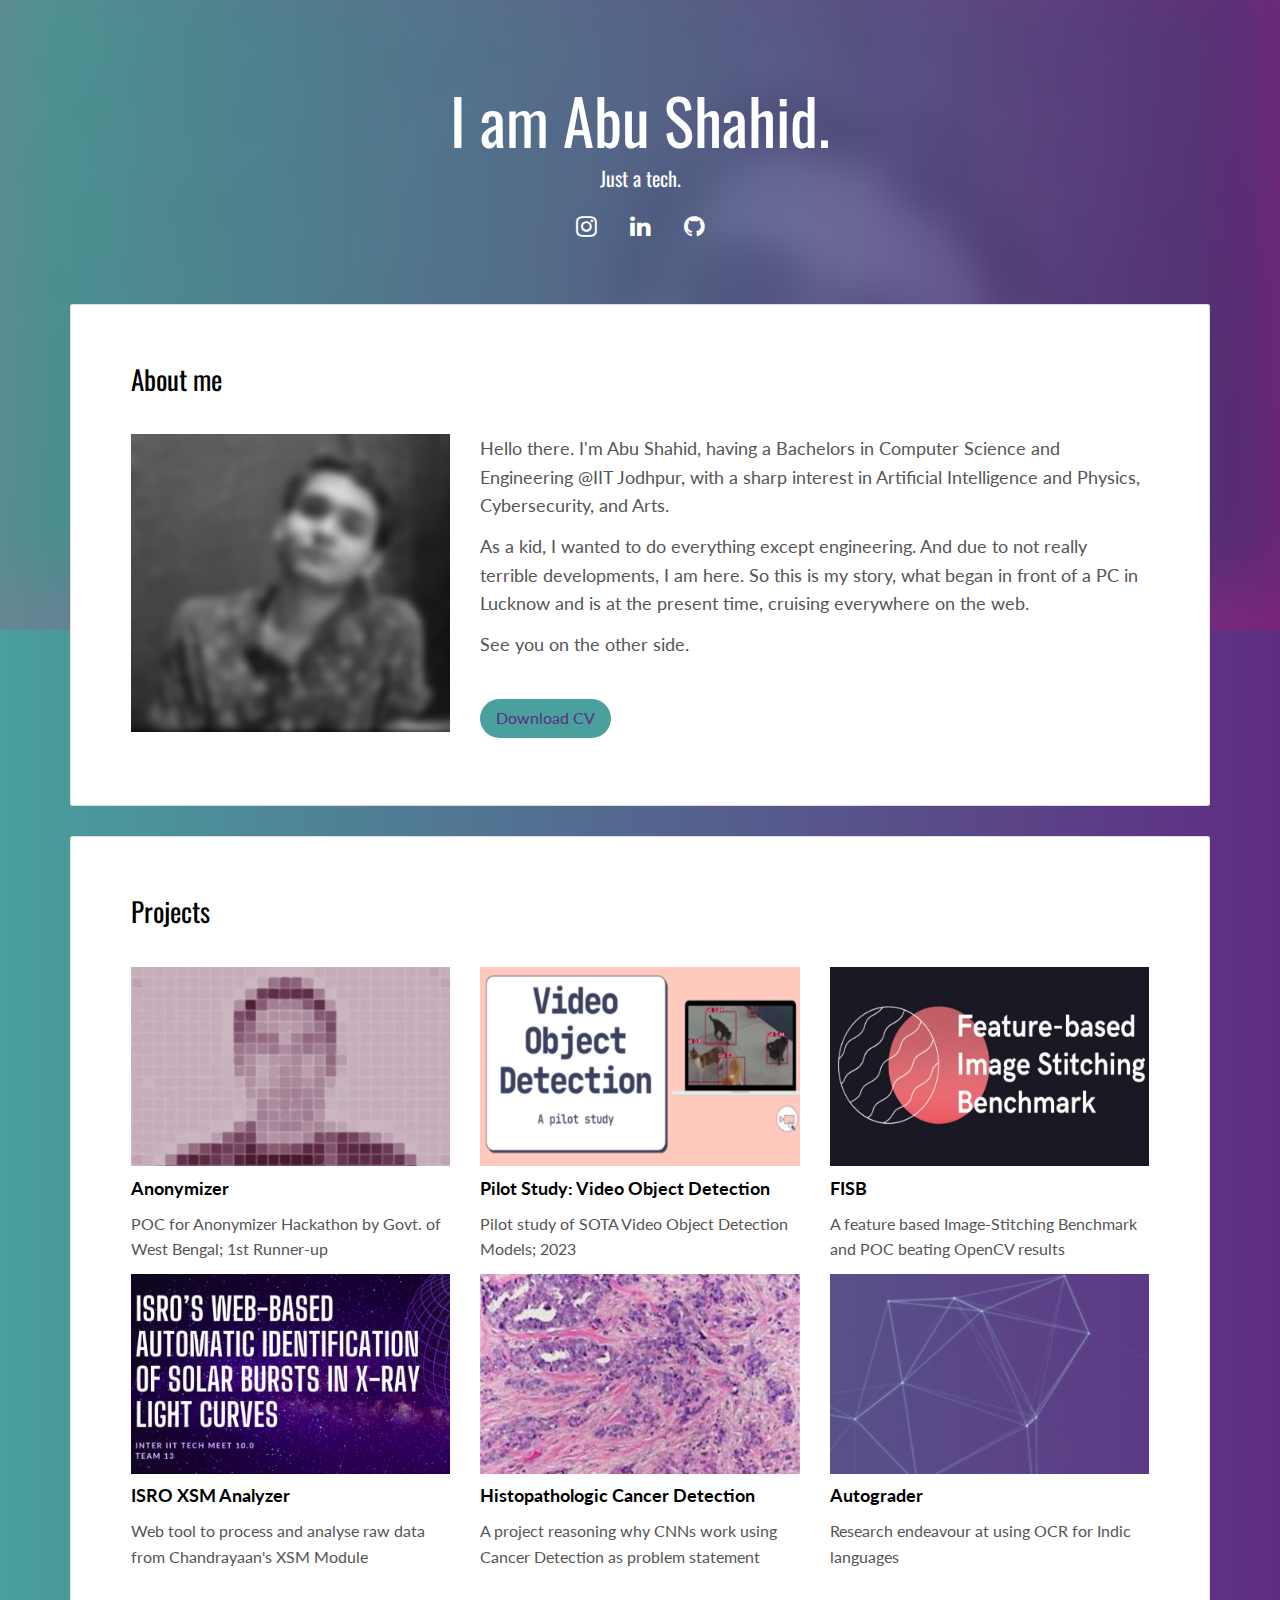
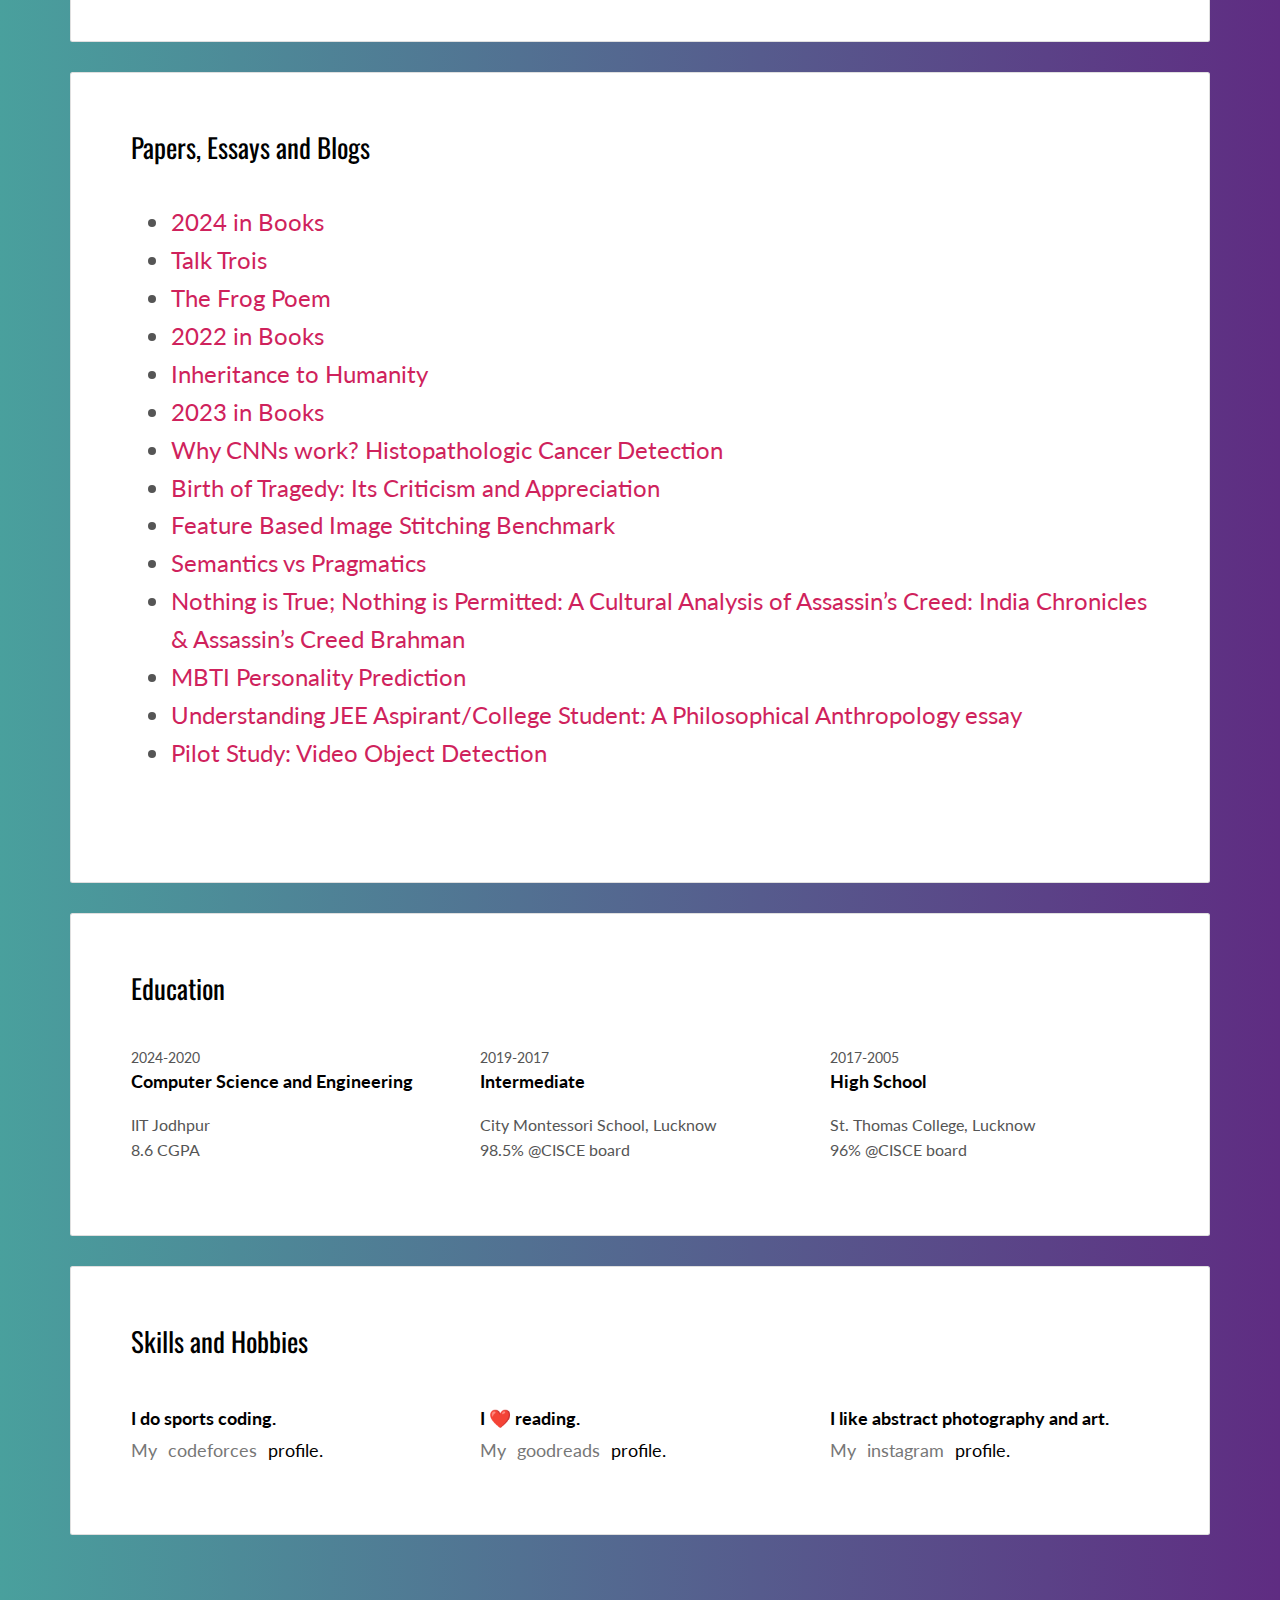
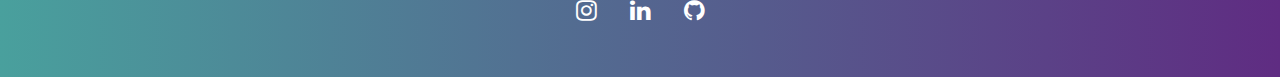
<file: index.html>
<!DOCTYPE html>
<html lang="en">

<head>
  <meta charset="UTF-8">
  <meta content="IE=edge" http-equiv="X-UA-Compatible">
  <meta content="width=device-width,initial-scale=1" name="viewport">
  <meta content="description" name="description">
  <meta name="google" content="notranslate" />

  <!-- Disable tap highlight on IE -->
  <meta name="msapplication-tap-highlight" content="no">

  <link rel="apple-touch-icon" sizes="180x180" href="./assets/apple-icon-180x180.png">
  <link href="./assets/images/pP.jpg" rel="icon">

  <title>Abu Shahid</title>

  <link href="./main.css" rel="stylesheet">
</head>

<body class="body">




  <!-- Add your content of header -->
  <div class="background-color-layer" style="background-image: url('assets/images/me.jpg')"></div>
  <main class="content-wrapper">



    <header class="white-text-container section-container">
      <div class="text-center">
        <h1>I am Abu Shahid.</h1>
        <h4>Just a tech.</h4>
        <p>
          <a class="fa-icon fa-icon-2x" href="https://www.instagram.com/ceyxasm/?hl=en" title="">
            <i class="fa fa-instagram"></i>
          </a>
          <a class="fa-icon fa-icon-2x" href="https://www.linkedin.com/in/abu-shahid-6b15781b8/" title="">
            <i class="fa fa-linkedin"></i>
          </a>
          <a class="fa-icon fa-icon-2x" href="https://github.com/ceyxasm" title="">
            <i class="fa fa-github"></i>
          </a>
        </p>
      </div>
    </header>



    <!-- Add your site or app content here -->

    <div class="container">
      <div class="row">
        <div class="col-xs-12">


          <div class="card">
            <div class="card-block">
              <h2>About me</h2>
              <div class="row">
                <div class="col-md-4">
                  <p><img src="./assets/images/me.jpg" class="img-responsive" alt=""></p>
                </div>
                <div class="col-md-8" style="font-size: 18px;">
                  <p>Hello there. I'm Abu Shahid, having a Bachelors in Computer Science and
                    Engineering @IIT Jodhpur, with a sharp interest in Artificial Intelligence and Physics,
                    Cybersecurity, and Arts. </p>
                  <p>As a kid, I wanted to do everything except engineering. And due to not really terrible
                    developments, I am here. So this is my story, what began in front of a PC in Lucknow and is
                    at the present time, cruising everywhere on the web. </p>
                  <p>See you on the other side.</p>

                  <br>
                  <button type="button" class="btn2 btn btn-outline-danger" style="background-color: #49a09d"><a
                      href="ASR.pdf" target="_blank">Download CV</a></button>
                </div>
              </div>
            </div>
          </div>



          <div class="card">
            <div class="card-block">
              <h2>Projects</h2>
              <div class="row">

                <div class="col-md-4">
                  <a href="https://github.com/ceyxasm/anonymizer" target="_blank">
                    <img src="assets/images/projs/anon.png" class="img-responsive" alt="">
                  </a>
                  <h3 class="h5">Anonymizer</h3>
                  <p>POC for Anonymizer Hackathon by Govt. of West Bengal; 1st Runner-up</p>
                </div>

                <div class="col-md-4">
                  <a href="https://github.com/ceyxasm/VOD-pilot-study" target="_blank">
                    <img src="assets/images/projs/vod.png" class="img-responsive" alt="">
                  </a>
                  <h3 class="h5">Pilot Study: Video Object Detection</h3>
                  <p>Pilot study of SOTA Video Object Detection Models; 2023</p>
                </div>



                <div class="col-md-4">
                  <a href="https://github.com/ceyxasm/FISB" target="_blank">
                    <img src="assets/images/projs/fisb.png" class="img-responsive" alt="">
                  </a>
                  <h3 class="h5">FISB</h3>
                  <p>A feature based Image-Stitching Benchmark and POC beating OpenCV results</p>
                </div>

                <div class="col-md-4">
                  <a href="https://github.com/ceyxasm/ISRO_XSM_analyser" target="_blank">
                    <img src="assets/images/projs/isro.png" class="img-responsive" alt="">
                  </a>
                  <h3 class="h5">ISRO XSM Analyzer</h3>
                  <p>Web tool to process and analyse raw data from Chandrayaan's XSM Module</p>
                </div>

                <div class="col-md-4">
                  <a href="https://share.streamlit.io/ceyxasm/histopathologic-cancer-detection/main/code/app.py"
                    target="_blank">
                    <img src="assets/images/projs/cancer.jpg" class="img-responsive" heigth="475px" alt="">
                  </a>
                  <h3 class="h5">Histopathologic Cancer Detection</h3>
                  <p>A project reasoning why CNNs work using Cancer Detection as problem statement</p>
                </div>

                <div class="col-md-4">
                  <a href="https://ceyxasm.github.io/auto_grader/" target="_blank">
                    <img src="assets/images/projs/brain.jpg" class="img-responsive" alt="">
                  </a>
                  <h3 class="h5">Autograder</h3>
                  <p>Research endeavour at using OCR for Indic languages</p>
                </div>



              </div>
            </div>
          </div>


          <div class="card">
            <div class="card-block">
              <h2>Papers, Essays and Blogs</h2>
              <div class="row">
                <div class="col-md-12" style="font-size: 24px;">
                  <ul>
                    <li><a href='./blogs/2024-reading-recap.html' style="color: #cf225c;">2024 in Books </a></li>
                    <li><a href='./blogs/talk-trois.html' style="color: #cf225c;">Talk Trois </a></li>
                    <li><a href='./blogs/the-frog-poem.html' style="color: #cf225c;">The Frog Poem </a></li>
                    <li><a href='./blogs/2022-books.html' style="color: #cf225c;">2022 in Books </a></li>
                    <li><a href='./blogs/detroit-become-human.html' style="color: #cf225c;"> Inheritance to Humanity</a></li>
                    <li><a href='./blogs/2023-books.html' style="color: #cf225c;">2023 in Books </a></li>
                    <li><a href='./assets/papers/cancer.pdf' style="color: #cf225c;">Why CNNs work? Histopathologic Cancer Detection </a></li>
                    <li><a href='./assets/papers/bod.pdf' style="color: #cf225c;">Birth of Tragedy: Its Criticism and Appreciation </a></li>
                    <li><a href='./assets/papers/fisb.pdf' style="color: #cf225c;">Feature Based Image Stitching Benchmark </a></li>
                    <li><a href='./assets/papers/cs.pdf' style="color: #cf225c;">Semantics vs Pragmatics </a></li>
                    <li><a href='./assets/papers/ics.pdf' style="color: #cf225c;">Nothing is True; Nothing is Permitted: A Cultural Analysis of Assassin’s Creed: 
                      India Chronicles & Assassin’s Creed Brahman </a></li>
                    <li><a href='./assets/papers/mbti.pdf' style="color: #cf225c;"> MBTI Personality Prediction</a></li>
                    <li><a href='./assets/papers/pa.pdf' style="color: #cf225c;">Understanding JEE Aspirant/College Student: A Philosophical Anthropology essay </a></li>
                    <li><a href='./assets/papers/vod.pdf' style="color: #cf225c;">Pilot Study: Video Object Detection </a></li>
                  </ul>

                  <br>
                </div>
              </div>
            </div>
          </div>

          <!-- <div class="card">
            <div class="card-block">
              <h2>Experience and Citations</h2>
              <div class="work-experience">
                <small class="date">Dec 2021- current</small>
                <h3 class="h5 date-title">Handwritten Answersheets Automatic Evaluation- <a
                    href="https://ceyxasm.github.io/ceyxasm/">Undergraduate Researcher</a></h3>
                <p>Currently under progress. </p>
              </div>

              <div class="work-experience">
                <small class="date">June 2021- Dec 2021</small>
                <h3 class="h5 date-title">Quantum Machine Learning- <a
                    href="https://github.com/ceyxasm/implementations/tree/main/quantum%20computing"
                    title="">Undergraduate Researcher</a></h3>

                <p>The aim of the project was to study and
                  understand Quantum Computation and analyse areas in Machine learning, where Quantum Computing can be
                  used
                  to complete tasks faster than a classical computer. </p>
                <a
                  href="https://github.com/ceyxasm/implementations/blob/main/quantum%20computing/QML/qml_paper.pdf">Report</a>
              </div>
            </div>
          </div> -->
          <!---experience and citations -->


          <!--https://bootstrapious.com/p/timeline
        https://bootsnipp.com/snippets/P2nW7
      https://codepen.io/Fahrek/pen/zNdmjd/-->


          <div class="card">
            <div class="card-block">
              <h2>Education</h2>
              <div class="row">
                <div class="col-md-4">
                  <div class="education-experience">
                    <small class="date">2024-2020</small>
                    <h3 class="h5 date-title">Computer Science and Engineering</h3>
                    <p>IIT Jodhpur <br> 8.6 CGPA</p>
                  </div>

                </div>
                <div class="col-md-4">
                  <div class="education-experience">
                    <small class="date">2019-2017</small>
                    <h3 class="h5 date-title">Intermediate</h3>
                    <p>City Montessori School, Lucknow<br>98.5% @CISCE board</p>
                  </div>
                </div>
                <div class="col-md-4">
                  <div class="education-experience">
                    <small class="date">2017-2005</small>
                    <h3 class="h5 date-title">High School </h3>
                    <p>St. Thomas College, Lucknow<br>96% @CISCE board</p>
                  </div>
                </div>
              </div>
            </div>
          </div>
          <!--education-->


          <div class="card">
            <div class="card-block">
              <h2>Skills and Hobbies</h2>
              <div class="row">

                <div class="col-md-4">
                  <div class="language-experience">
                    <h3 class="h5">I do sports coding.<small> </small></h3>
                    <h3 class="h5" style="word-spacing: 6px;">
                      <small>My codeforces <a href="https://codeforces.com/profile/ceyxasm"
                          target="_blank">profile.</a></small>
                    </h3>
                  </div>
                </div>

                <div class="col-md-4">
                  <div class="language-experience">
                    <h3 class="h5">I ❤️ reading. <small></small></h3>
                    <h3 class="h5" style="word-spacing: 6px;">
                      <small>My goodreads <a href="https://www.goodreads.com/user/show/150110911-ceyxasm"
                          target="_blank">profile.</a></small>
                    </h3>
                  </div>
                </div>

                <div class="col-md-4">
                  <div class="language-experience">
                    <h3 class="h5">I like abstract photography and art.<small></small></h3>
                    <h3 class="h5" style="word-spacing: 6px;">
                      <small>My instagram <a href="https://www.instagram.com/ceyxasm/?hl=en"
                          target="_blank">profile.</a></small>
                    </h3>
                  </div>
                </div>

              </div>
            </div>
          </div>
          <!---skills-->





          <!------
         <div class="card">
          <div class="card-block">
            <h2>Involvement</h2>
            <div id="carousel-example-generic" class="carousel slide" data-ride="carousel">
            

            
            <div class="carousel-inner" role="listbox">
              <div class="item active">
                <img src="./assets/images/img-051.png" class="img-responsive" alt="...">
                <div class="carousel-caption">
                  <h3 class="h5"> random title_1</h3>
                  <p>random subtitle_1</p>
                </div>
              </div>
              <div class="item">
                <img src="./assets/images/img-061.png" class="img-responsive" alt="...">
                <div class="carousel-caption">
                  <h3 class="h5">Random title_2</h3>
                  <p>Random subtitle_2</p>
                </div>
              </div>

              <div class="item">
                <img src="./assets/images/img-071.png" class="img-responsive" alt="...">
                <div class="carousel-caption">
                  <h3 class="h5">Random title_3</h3>
                  <p>random subtitle_3</p>
                </div>
              </div>
            </div>

            
            <ol class="carousel-indicators">
              <li data-target="#carousel-example-generic" data-slide-to="0" class="active"></li>
              <li data-target="#carousel-example-generic" data-slide-to="1"></li>
              <li data-target="#carousel-example-generic" data-slide-to="2"></li>
            </ol>

          </div>
          </div>
        </div> ---->
          <!--involvement-->





        </div>
      </div>
    </div>

  </main>
  <footer class="footer-container white-text-container text-center">
    <div class="container">
      <div class="row">
        <div class="col-xs-12">
          <!-- <p><img src="" alt="svg logo here"></p> -->
          <!-- SVG LOGO HERE PUT<<<<<<<<<<<<<<<<<<<<<<<<<<<< -->

          <p>
            <a class="fa-icon fa-icon-2x" href="https://www.instagram.com/ceyxasm/?hl=en" title="">
              <i class="fa fa-instagram"></i>
            </a>
            <a class="fa-icon fa-icon-2x" href="https://www.linkedin.com/in/abu-shahid-6b15781b8/" title="">
              <i class="fa fa-linkedin"></i>
            </a>
            <a class="fa-icon fa-icon-2x" href="https://github.com/ceyxasm" title="">
              <i class="fa fa-github"></i>
            </a>
          </p>
        </div>
      </div>
    </div>
  </footer>
  <!---- foot links -->

  <script>
    document.addEventListener("DOMContentLoaded", function (event) {
      scrollRevelation('.card');
    });
  </script>

  <script async src="https://www.googletagmanager.com/gtag/js?id=G-24PXQJJE3Y"></script>
  <script>
    window.dataLayer = window.dataLayer || [];
    function gtag(){dataLayer.push(arguments);}
    gtag('js', new Date());

    gtag('config', 'G-24PXQJJE3Y');
  </script>

    <script type="text/javascript" src="./main.bc58148c.js"></script>
</body>

</html>
</file>
<file: main.css>
@import url(https://fonts.googleapis.com/css?family=Lato:400,700|Oswald);
@import url(https://maxcdn.bootstrapcdn.com/font-awesome/4.7.0/css/font-awesome.min.css);
/*!
 * Bootstrap v3.3.7 (http://getbootstrap.com)
 * Copyright 2011-2016 Twitter, Inc.
 * Licensed under MIT (https://github.com/twbs/bootstrap/blob/master/LICENSE)
 */
/*! normalize.css v3.0.3 | MIT License | github.com/necolas/normalize.css */

html {
    font-family: sans-serif;
    -ms-text-size-adjust: 100%;
    -webkit-text-size-adjust: 100%
}

.body {
    background: #5f2c82;
    /* fallback for old browsers */
    background: -webkit-linear-gradient(to right, #49a09d, #5f2c82);
    /* Chrome 10-25, Safari 5.1-6 */
    background: linear-gradient(to right, #49a09d, #5f2c82);
    /* W3C, IE 10+/ Edge, Firefox 16+, Chrome 26+, Opera 12+, Safari 7+ */

}

body {
    margin: 0;
}

article,
aside,
details,
figcaption,
figure,
footer,
header,
hgroup,
main,
menu,
nav,
section,
summary {
    display: block
}

audio,
canvas,
progress,
video {
    display: inline-block;
    vertical-align: baseline
}

audio:not([controls]) {
    display: none;
    height: 0
}

[hidden],
template {
    display: none
}

a {
    /* background-color: black */
    /* color: #ff0060 */
    color: black
}


a:active,
a:hover {
    outline: 0;
    color: #ff0060
}

abbr[title] {
    border-bottom: 1px dotted
}

b,
strong {
    font-weight: 700
}

dfn {
    font-style: italic
}

h1 {
    font-size: 2em;
    margin: .67em 0
}

mark {
    background: #ff0;
    color: #000
}

small {
    font-size: 80%
}

sub,
sup {
    font-size: 75%;
    line-height: 0;
    position: relative;
    vertical-align: baseline
}

sup {
    top: -.5em
}

sub {
    bottom: -.25em
}

img {
    border: 0;
    display: block;
    max-width: 100%;
    height: auto
}

svg:not(:root) {
    overflow: hidden
}

figure {
    margin: 1em 40px
}

hr {
    box-sizing: content-box;
    height: 0
}

pre {
    overflow: auto
}

code,
kbd,
pre,
samp {
    font-family: monospace, monospace;
    font-size: 1em
}

button,
input,
optgroup,
select,
textarea {
    color: inherit;
    font: inherit;
    margin: 0
}

button {
    overflow: visible
}

button,
select {
    text-transform: none
}

button,
html input[type=button],
input[type=reset],
input[type=submit] {
    -webkit-appearance: button;
    cursor: pointer
}

button[disabled],
html input[disabled] {
    cursor: default
}

button::-moz-focus-inner,
input::-moz-focus-inner {
    border: 0;
    padding: 0
}

input {
    line-height: normal
}

input[type=checkbox],
input[type=radio] {
    box-sizing: border-box;
    padding: 0
}

input[type=number]::-webkit-inner-spin-button,
input[type=number]::-webkit-outer-spin-button {
    height: auto
}

input[type=search] {
    -webkit-appearance: textfield;
    box-sizing: content-box
}

input[type=search]::-webkit-search-cancel-button,
input[type=search]::-webkit-search-decoration {
    -webkit-appearance: none
}

fieldset {
    border: 1px solid silver;
    margin: 0 2px;
    padding: .35em .625em .75em
}

textarea {
    overflow: auto
}

optgroup {
    font-weight: 700
}

table {
    border-collapse: collapse;
    border-spacing: 0
}

td,
th {
    padding: 0
}



/*! Source: https://github.com/h5bp/html5-boilerplate/blob/master/src/css/main.css */
@media print {

    *,
    :after,
    :before {
        background: transparent !important;
        color: #000 !important;
        box-shadow: none !important;
        text-shadow: none !important
    }

    a,
    a:visited {
        text-decoration: underline
    }

    a[href]:after {
        content: " (" attr(href) ")"
    }

    abbr[title]:after {
        content: " (" attr(title) ")"
    }

    a[href^="#"]:after,
    a[href^="javascript:"]:after {
        content: ""
    }

    blockquote,
    pre {
        border: 1px solid #999;
        page-break-inside: avoid
    }

    thead {
        display: table-header-group
    }

    img,
    tr {
        page-break-inside: avoid
    }

    img {
        max-width: 100% !important
    }

    h2,
    h3,
    p {
        orphans: 3;
        widows: 3
    }

    h2,
    h3 {
        page-break-after: avoid
    }

    .navbar {
        display: none
    }

    .btn>.caret,
    .dropup>.btn>.caret {
        border-top-color: #000 !important
    }

    .label {
        border: 1px solid #000
    }

    .table {
        border-collapse: collapse !important
    }

    .table td,
    .table th {
        background-color: #fff !important
    }

    .table-bordered td,
    .table-bordered th {
        border: 1px solid #ddd !important
    }
}

*,
:after,
:before {
    -webkit-box-sizing: border-box;
    -moz-box-sizing: border-box;
    box-sizing: border-box
}

html {
    font-size: 10px;
    -webkit-tap-highlight-color: transparent
}

body {
    font-family: Lato, Helvetica, Arial, sans-serif;
    font-size: 16px;
    line-height: 1.58;
    color: #555;
    background-color: #fff
}

button,
input,
select,
textarea {
    font-family: inherit;
    font-size: inherit;
    line-height: inherit
}

a {
    color: #5f2c82;
    text-decoration: none
}

a:focus,
a:hover {
    color: #b30043;
    text-decoration: underline
}

a:focus {
    outline: 5px auto -webkit-focus-ring-color;
    outline-offset: -2px
}

figure {
    margin: 0
}

img {
    vertical-align: middle
}



.img-responsive {
    display: block;
    max-width: 100%;
    height: auto
}

.img-rounded {
    border-radius: 6px
}

.img-thumbnail {
    padding: 4px;
    line-height: 1.58;
    background-color: #fff;
    border: 1px solid #ddd;
    border-radius: 4px;
    -webkit-transition: all .2s ease-in-out;
    -o-transition: all .2s ease-in-out;
    transition: all .2s ease-in-out;
    display: inline-block;
    max-width: 100%;
    height: auto
}

.img-circle {
    border-radius: 50%
}

hr {
    margin-top: 25px;
    margin-bottom: 25px;
    border: 0;
    border-top: 1px solid #eee
}

.sr-only {
    position: absolute;
    width: 1px;
    height: 1px;
    margin: -1px;
    padding: 0;
    overflow: hidden;
    clip: rect(0, 0, 0, 0);
    border: 0
}

.sr-only-focusable:active,
.sr-only-focusable:focus {
    position: static;
    width: auto;
    height: auto;
    margin: 0;
    overflow: visible;
    clip: auto
}

[role=button] {
    cursor: pointer
}

.h1,
.h2,
.h3,
.h4,
.h5,
.h6,
h1,
h2,
h3,
h4,
h5,
h6 {
    font-family: Oswald, Helvetica, Arial, sans-serif;
    font-weight: 400;
    line-height: 1.1;
    color: #000
}

.h1 .small,
.h1 small,
.h2 .small,
.h2 small,
.h3 .small,
.h3 small,
.h4 .small,
.h4 small,
.h5 .small,
.h5 small,
.h6 .small,
.h6 small,
h1 .small,
h1 small,
h2 .small,
h2 small,
h3 .small,
h3 small,
h4 .small,
h4 small,
h5 .small,
h5 small,
h6 .small,
h6 small {
    font-weight: 400;
    line-height: 1;
    color: #777
}

.h1,
.h2,
.h3,
h1,
h2,
h3 {
    margin-top: 25px;
    margin-bottom: 12.5px
}

.h1 .small,
.h1 small,
.h2 .small,
.h2 small,
.h3 .small,
.h3 small,
h1 .small,
h1 small,
h2 .small,
h2 small,
h3 .small,
h3 small {
    font-size: 65%
}

.h4,
.h5,
.h6,
h4,
h5,
h6 {
    margin-top: 12.5px;
    margin-bottom: 12.5px
}

.h4 .small,
.h4 small,
.h5 .small,
.h5 small,
.h6 .small,
.h6 small,
h4 .small,
h4 small,
h5 .small,
h5 small,
h6 .small,
h6 small {
    font-size: 75%
}

.h1,
h1 {
    font-size: 63px
}

.h2,
h2 {
    font-size: 27px
}

.h3,
.h4,
h3,
h4 {
    font-size: 20px
}

.h5,
h5 {
    font-size: 18px
}

.h6,
h6 {
    font-size: 14px
}

p {
    margin: 0 0 12.5px
}

.lead {
    margin-bottom: 25px;
    font-size: 18px;
    font-weight: 300;
    line-height: 1.4
}

@media (min-width:768px) {
    .lead {
        font-size: 24px
    }
}

.small,
small {
    font-size: 87%
}

.mark,
mark {
    background-color: #fcf8e3;
    padding: .2em
}

.text-left {
    text-align: left
}

.text-right {
    text-align: right
}

.text-center {
    text-align: center
}

.text-justify {
    text-align: justify
}

.text-nowrap {
    white-space: nowrap
}

.text-lowercase {
    text-transform: lowercase
}

.initialism,
.text-uppercase {
    text-transform: uppercase
}

.text-capitalize {
    text-transform: capitalize
}

.text-muted {
    color: #777
}

.text-primary {
    color: #ff0060
}

a.text-primary:focus,
a.text-primary:hover {
    color: #cc004d
}

.text-success {
    color: #fff
}

a.text-success:focus,
a.text-success:hover {
    color: #e6e6e6
}

.text-info {
    color: #31708f
}

a.text-info:focus,
a.text-info:hover {
    color: #245269
}

.text-warning {
    color: #8a6d3b
}

a.text-warning:focus,
a.text-warning:hover {
    color: #66512c
}

.text-danger {
    color: #fff
}

a.text-danger:focus,
a.text-danger:hover {
    color: #e6e6e6
}

.bg-primary {
    color: #fff;
    background-color: #ff0060
}

a.bg-primary:focus,
a.bg-primary:hover {
    background-color: #cc004d
}

.bg-success {
    background-color: #87e329
}

a.bg-success:focus,
a.bg-success:hover {
    background-color: #6dc019
}

.bg-info {
    background-color: #d9edf7
}

a.bg-info:focus,
a.bg-info:hover {
    background-color: #afd9ee
}

.bg-warning {
    background-color: #fcf8e3
}

a.bg-warning:focus,
a.bg-warning:hover {
    background-color: #f7ecb5
}

.bg-danger {
    background-color: #ff2c74
}

a.bg-danger:focus,
a.bg-danger:hover {
    background-color: #f80055
}

.page-header {
    padding-bottom: 11.5px;
    margin: 50px 0 25px;
    border-bottom: 1px solid #eee
}

ol,
ul {
    margin-top: 0;
    margin-bottom: 12.5px
}

ol ol,
ol ul,
ul ol,
ul ul {
    margin-bottom: 0
}

.list-inline,
.list-unstyled {
    padding-left: 0;
    list-style: none
}

.list-inline {
    margin-left: -5px
}

.list-inline>li {
    display: inline-block;
    padding-left: 5px;
    padding-right: 5px
}

dl {
    margin-top: 0;
    margin-bottom: 25px
}

dd,
dt {
    line-height: 1.58
}

dt {
    font-weight: 700
}

dd {
    margin-left: 0
}

.dl-horizontal dd:after,
.dl-horizontal dd:before {
    content: " ";
    display: table
}

.dl-horizontal dd:after {
    clear: both
}

@media (min-width:768px) {
    .dl-horizontal dt {
        float: left;
        width: 160px;
        clear: left;
        text-align: right;
        overflow: hidden;
        text-overflow: ellipsis;
        white-space: nowrap
    }

    .dl-horizontal dd {
        margin-left: 180px
    }
}

abbr[data-original-title],
abbr[title] {
    cursor: help;
    border-bottom: 1px dotted #777
}

.initialism {
    font-size: 90%
}

blockquote {
    padding: 12.5px 25px;
    margin: 0 0 25px;
    font-size: 20px;
    border-left: 5px solid #eee
}

blockquote ol:last-child,
blockquote p:last-child,
blockquote ul:last-child {
    margin-bottom: 0
}

blockquote .small,
blockquote footer,
blockquote small {
    display: block;
    font-size: 80%;
    line-height: 1.58;
    color: #777
}

blockquote .small:before,
blockquote footer:before,
blockquote small:before {
    content: "\2014   \A0"
}

.blockquote-reverse,
blockquote.pull-right {
    padding-right: 15px;
    padding-left: 0;
    border-right: 5px solid #eee;
    border-left: 0;
    text-align: right
}

.blockquote-reverse .small:before,
.blockquote-reverse footer:before,
.blockquote-reverse small:before,
blockquote.pull-right .small:before,
blockquote.pull-right footer:before,
blockquote.pull-right small:before {
    content: ""
}

.blockquote-reverse .small:after,
.blockquote-reverse footer:after,
.blockquote-reverse small:after,
blockquote.pull-right .small:after,
blockquote.pull-right footer:after,
blockquote.pull-right small:after {
    content: "\A0   \2014"
}

address {
    margin-bottom: 25px;
    font-style: normal;
    line-height: 1.58
}

code,
kbd,
pre,
samp {
    font-family: Menlo, Monaco, Consolas, Courier New, monospace
}

code {
    color: #c7254e;
    background-color: #f9f2f4;
    border-radius: 4px
}

code,
kbd {
    padding: 2px 4px;
    font-size: 90%
}

kbd {
    color: #fff;
    background-color: #333;
    border-radius: 3px;
    box-shadow: inset 0 -1px 0 rgba(0, 0, 0, .25)
}

kbd kbd {
    padding: 0;
    font-size: 100%;
    font-weight: 700;
    box-shadow: none
}

pre {
    display: block;
    padding: 12px;
    margin: 0 0 12.5px;
    font-size: 15px;
    line-height: 1.58;
    word-break: break-all;
    word-wrap: break-word;
    color: #333;
    background-color: #f5f5f5;
    border: 1px solid #ccc;
    border-radius: 4px
}

pre code {
    padding: 0;
    font-size: inherit;
    color: inherit;
    white-space: pre-wrap;
    background-color: transparent;
    border-radius: 0
}

.pre-scrollable {
    max-height: 340px;
    overflow-y: scroll
}

.container {
    margin-right: auto;
    margin-left: auto;
    padding-left: 15px;
    padding-right: 15px
}

.container:after,
.container:before {
    content: " ";
    display: table
}

.container:after {
    clear: both
}

@media (min-width:768px) {
    .container {
        width: 750px
    }
}

@media (min-width:992px) {
    .container {
        width: 970px
    }
}

@media (min-width:1200px) {
    .container {
        width: 1170px
    }
}

.container-fluid {
    margin-right: auto;
    margin-left: auto;
    padding-left: 15px;
    padding-right: 15px
}

.container-fluid:after,
.container-fluid:before {
    content: " ";
    display: table
}

.container-fluid:after {
    clear: both
}

.row {
    margin-left: -15px;
    margin-right: -15px
}

.row:after,
.row:before {
    content: " ";
    display: table
}

.row:after {
    clear: both
}

.col-lg-1,
.col-lg-2,
.col-lg-3,
.col-lg-4,
.col-lg-5,
.col-lg-6,
.col-lg-7,
.col-lg-8,
.col-lg-9,
.col-lg-10,
.col-lg-11,
.col-lg-12,
.col-md-1,
.col-md-2,
.col-md-3,
.col-md-4,
.col-md-5,
.col-md-6,
.col-md-7,
.col-md-8,
.col-md-9,
.col-md-10,
.col-md-11,
.col-md-12,
.col-sm-1,
.col-sm-2,
.col-sm-3,
.col-sm-4,
.col-sm-5,
.col-sm-6,
.col-sm-7,
.col-sm-8,
.col-sm-9,
.col-sm-10,
.col-sm-11,
.col-sm-12,
.col-xs-1,
.col-xs-2,
.col-xs-3,
.col-xs-4,
.col-xs-5,
.col-xs-6,
.col-xs-7,
.col-xs-8,
.col-xs-9,
.col-xs-10,
.col-xs-11,
.col-xs-12 {
    position: relative;
    min-height: 1px;
    padding-left: 15px;
    padding-right: 15px
}

.col-xs-1,
.col-xs-2,
.col-xs-3,
.col-xs-4,
.col-xs-5,
.col-xs-6,
.col-xs-7,
.col-xs-8,
.col-xs-9,
.col-xs-10,
.col-xs-11,
.col-xs-12 {
    float: left
}

.col-xs-1 {
    width: 8.33333%
}

.col-xs-2 {
    width: 16.66667%
}

.col-xs-3 {
    width: 25%
}

.col-xs-4 {
    width: 33.33333%
}

.col-xs-5 {
    width: 41.66667%
}

.col-xs-6 {
    width: 50%
}

.col-xs-7 {
    width: 58.33333%
}

.col-xs-8 {
    width: 66.66667%
}

.col-xs-9 {
    width: 75%
}

.col-xs-10 {
    width: 83.33333%
}

.col-xs-11 {
    width: 91.66667%
}

.col-xs-12 {
    width: 100%
}

.col-xs-pull-0 {
    right: auto
}

.col-xs-pull-1 {
    right: 8.33333%
}

.col-xs-pull-2 {
    right: 16.66667%
}

.col-xs-pull-3 {
    right: 25%
}

.col-xs-pull-4 {
    right: 33.33333%
}

.col-xs-pull-5 {
    right: 41.66667%
}

.col-xs-pull-6 {
    right: 50%
}

.col-xs-pull-7 {
    right: 58.33333%
}

.col-xs-pull-8 {
    right: 66.66667%
}

.col-xs-pull-9 {
    right: 75%
}

.col-xs-pull-10 {
    right: 83.33333%
}

.col-xs-pull-11 {
    right: 91.66667%
}

.col-xs-pull-12 {
    right: 100%
}

.col-xs-push-0 {
    left: auto
}

.col-xs-push-1 {
    left: 8.33333%
}

.col-xs-push-2 {
    left: 16.66667%
}

.col-xs-push-3 {
    left: 25%
}

.col-xs-push-4 {
    left: 33.33333%
}

.col-xs-push-5 {
    left: 41.66667%
}

.col-xs-push-6 {
    left: 50%
}

.col-xs-push-7 {
    left: 58.33333%
}

.col-xs-push-8 {
    left: 66.66667%
}

.col-xs-push-9 {
    left: 75%
}

.col-xs-push-10 {
    left: 83.33333%
}

.col-xs-push-11 {
    left: 91.66667%
}

.col-xs-push-12 {
    left: 100%
}

.col-xs-offset-0 {
    margin-left: 0
}

.col-xs-offset-1 {
    margin-left: 8.33333%
}

.col-xs-offset-2 {
    margin-left: 16.66667%
}

.col-xs-offset-3 {
    margin-left: 25%
}

.col-xs-offset-4 {
    margin-left: 33.33333%
}

.col-xs-offset-5 {
    margin-left: 41.66667%
}

.col-xs-offset-6 {
    margin-left: 50%
}

.col-xs-offset-7 {
    margin-left: 58.33333%
}

.col-xs-offset-8 {
    margin-left: 66.66667%
}

.col-xs-offset-9 {
    margin-left: 75%
}

.col-xs-offset-10 {
    margin-left: 83.33333%
}

.col-xs-offset-11 {
    margin-left: 91.66667%
}

.col-xs-offset-12 {
    margin-left: 100%
}

@media (min-width:768px) {

    .col-sm-1,
    .col-sm-2,
    .col-sm-3,
    .col-sm-4,
    .col-sm-5,
    .col-sm-6,
    .col-sm-7,
    .col-sm-8,
    .col-sm-9,
    .col-sm-10,
    .col-sm-11,
    .col-sm-12 {
        float: left
    }

    .col-sm-1 {
        width: 8.33333%
    }

    .col-sm-2 {
        width: 16.66667%
    }

    .col-sm-3 {
        width: 25%
    }

    .col-sm-4 {
        width: 33.33333%
    }

    .col-sm-5 {
        width: 41.66667%
    }

    .col-sm-6 {
        width: 50%
    }

    .col-sm-7 {
        width: 58.33333%
    }

    .col-sm-8 {
        width: 66.66667%
    }

    .col-sm-9 {
        width: 75%
    }

    .col-sm-10 {
        width: 83.33333%
    }

    .col-sm-11 {
        width: 91.66667%
    }

    .col-sm-12 {
        width: 100%
    }

    .col-sm-pull-0 {
        right: auto
    }

    .col-sm-pull-1 {
        right: 8.33333%
    }

    .col-sm-pull-2 {
        right: 16.66667%
    }

    .col-sm-pull-3 {
        right: 25%
    }

    .col-sm-pull-4 {
        right: 33.33333%
    }

    .col-sm-pull-5 {
        right: 41.66667%
    }

    .col-sm-pull-6 {
        right: 50%
    }

    .col-sm-pull-7 {
        right: 58.33333%
    }

    .col-sm-pull-8 {
        right: 66.66667%
    }

    .col-sm-pull-9 {
        right: 75%
    }

    .col-sm-pull-10 {
        right: 83.33333%
    }

    .col-sm-pull-11 {
        right: 91.66667%
    }

    .col-sm-pull-12 {
        right: 100%
    }

    .col-sm-push-0 {
        left: auto
    }

    .col-sm-push-1 {
        left: 8.33333%
    }

    .col-sm-push-2 {
        left: 16.66667%
    }

    .col-sm-push-3 {
        left: 25%
    }

    .col-sm-push-4 {
        left: 33.33333%
    }

    .col-sm-push-5 {
        left: 41.66667%
    }

    .col-sm-push-6 {
        left: 50%
    }

    .col-sm-push-7 {
        left: 58.33333%
    }

    .col-sm-push-8 {
        left: 66.66667%
    }

    .col-sm-push-9 {
        left: 75%
    }

    .col-sm-push-10 {
        left: 83.33333%
    }

    .col-sm-push-11 {
        left: 91.66667%
    }

    .col-sm-push-12 {
        left: 100%
    }

    .col-sm-offset-0 {
        margin-left: 0
    }

    .col-sm-offset-1 {
        margin-left: 8.33333%
    }

    .col-sm-offset-2 {
        margin-left: 16.66667%
    }

    .col-sm-offset-3 {
        margin-left: 25%
    }

    .col-sm-offset-4 {
        margin-left: 33.33333%
    }

    .col-sm-offset-5 {
        margin-left: 41.66667%
    }

    .col-sm-offset-6 {
        margin-left: 50%
    }

    .col-sm-offset-7 {
        margin-left: 58.33333%
    }

    .col-sm-offset-8 {
        margin-left: 66.66667%
    }

    .col-sm-offset-9 {
        margin-left: 75%
    }

    .col-sm-offset-10 {
        margin-left: 83.33333%
    }

    .col-sm-offset-11 {
        margin-left: 91.66667%
    }

    .col-sm-offset-12 {
        margin-left: 100%
    }
}

@media (min-width:992px) {

    .col-md-1,
    .col-md-2,
    .col-md-3,
    .col-md-4,
    .col-md-5,
    .col-md-6,
    .col-md-7,
    .col-md-8,
    .col-md-9,
    .col-md-10,
    .col-md-11,
    .col-md-12 {
        float: left
    }

    .col-md-1 {
        width: 8.33333%
    }

    .col-md-2 {
        width: 16.66667%
    }

    .col-md-3 {
        width: 25%
    }

    .col-md-4 {
        width: 33.33333%
    }

    .col-md-5 {
        width: 41.66667%
    }

    .col-md-6 {
        width: 50%
    }

    .col-md-7 {
        width: 58.33333%
    }

    .col-md-8 {
        width: 66.66667%
    }

    .col-md-9 {
        width: 75%
    }

    .col-md-10 {
        width: 83.33333%
    }

    .col-md-11 {
        width: 91.66667%
    }

    .col-md-12 {
        width: 100%
    }

    .col-md-pull-0 {
        right: auto
    }

    .col-md-pull-1 {
        right: 8.33333%
    }

    .col-md-pull-2 {
        right: 16.66667%
    }

    .col-md-pull-3 {
        right: 25%
    }

    .col-md-pull-4 {
        right: 33.33333%
    }

    .col-md-pull-5 {
        right: 41.66667%
    }

    .col-md-pull-6 {
        right: 50%
    }

    .col-md-pull-7 {
        right: 58.33333%
    }

    .col-md-pull-8 {
        right: 66.66667%
    }

    .col-md-pull-9 {
        right: 75%
    }

    .col-md-pull-10 {
        right: 83.33333%
    }

    .col-md-pull-11 {
        right: 91.66667%
    }

    .col-md-pull-12 {
        right: 100%
    }

    .col-md-push-0 {
        left: auto
    }

    .col-md-push-1 {
        left: 8.33333%
    }

    .col-md-push-2 {
        left: 16.66667%
    }

    .col-md-push-3 {
        left: 25%
    }

    .col-md-push-4 {
        left: 33.33333%
    }

    .col-md-push-5 {
        left: 41.66667%
    }

    .col-md-push-6 {
        left: 50%
    }

    .col-md-push-7 {
        left: 58.33333%
    }

    .col-md-push-8 {
        left: 66.66667%
    }

    .col-md-push-9 {
        left: 75%
    }

    .col-md-push-10 {
        left: 83.33333%
    }

    .col-md-push-11 {
        left: 91.66667%
    }

    .col-md-push-12 {
        left: 100%
    }

    .col-md-offset-0 {
        margin-left: 0
    }

    .col-md-offset-1 {
        margin-left: 8.33333%
    }

    .col-md-offset-2 {
        margin-left: 16.66667%
    }

    .col-md-offset-3 {
        margin-left: 25%
    }

    .col-md-offset-4 {
        margin-left: 33.33333%
    }

    .col-md-offset-5 {
        margin-left: 41.66667%
    }

    .col-md-offset-6 {
        margin-left: 50%
    }

    .col-md-offset-7 {
        margin-left: 58.33333%
    }

    .col-md-offset-8 {
        margin-left: 66.66667%
    }

    .col-md-offset-9 {
        margin-left: 75%
    }

    .col-md-offset-10 {
        margin-left: 83.33333%
    }

    .col-md-offset-11 {
        margin-left: 91.66667%
    }

    .col-md-offset-12 {
        margin-left: 100%
    }
}

@media (min-width:1200px) {

    .col-lg-1,
    .col-lg-2,
    .col-lg-3,
    .col-lg-4,
    .col-lg-5,
    .col-lg-6,
    .col-lg-7,
    .col-lg-8,
    .col-lg-9,
    .col-lg-10,
    .col-lg-11,
    .col-lg-12 {
        float: left
    }

    .col-lg-1 {
        width: 8.33333%
    }

    .col-lg-2 {
        width: 16.66667%
    }

    .col-lg-3 {
        width: 25%
    }

    .col-lg-4 {
        width: 33.33333%
    }

    .col-lg-5 {
        width: 41.66667%
    }

    .col-lg-6 {
        width: 50%
    }

    .col-lg-7 {
        width: 58.33333%
    }

    .col-lg-8 {
        width: 66.66667%
    }

    .col-lg-9 {
        width: 75%
    }

    .col-lg-10 {
        width: 83.33333%
    }

    .col-lg-11 {
        width: 91.66667%
    }

    .col-lg-12 {
        width: 100%
    }

    .col-lg-pull-0 {
        right: auto
    }

    .col-lg-pull-1 {
        right: 8.33333%
    }

    .col-lg-pull-2 {
        right: 16.66667%
    }

    .col-lg-pull-3 {
        right: 25%
    }

    .col-lg-pull-4 {
        right: 33.33333%
    }

    .col-lg-pull-5 {
        right: 41.66667%
    }

    .col-lg-pull-6 {
        right: 50%
    }

    .col-lg-pull-7 {
        right: 58.33333%
    }

    .col-lg-pull-8 {
        right: 66.66667%
    }

    .col-lg-pull-9 {
        right: 75%
    }

    .col-lg-pull-10 {
        right: 83.33333%
    }

    .col-lg-pull-11 {
        right: 91.66667%
    }

    .col-lg-pull-12 {
        right: 100%
    }

    .col-lg-push-0 {
        left: auto
    }

    .col-lg-push-1 {
        left: 8.33333%
    }

    .col-lg-push-2 {
        left: 16.66667%
    }

    .col-lg-push-3 {
        left: 25%
    }

    .col-lg-push-4 {
        left: 33.33333%
    }

    .col-lg-push-5 {
        left: 41.66667%
    }

    .col-lg-push-6 {
        left: 50%
    }

    .col-lg-push-7 {
        left: 58.33333%
    }

    .col-lg-push-8 {
        left: 66.66667%
    }

    .col-lg-push-9 {
        left: 75%
    }

    .col-lg-push-10 {
        left: 83.33333%
    }

    .col-lg-push-11 {
        left: 91.66667%
    }

    .col-lg-push-12 {
        left: 100%
    }

    .col-lg-offset-0 {
        margin-left: 0
    }

    .col-lg-offset-1 {
        margin-left: 8.33333%
    }

    .col-lg-offset-2 {
        margin-left: 16.66667%
    }

    .col-lg-offset-3 {
        margin-left: 25%
    }

    .col-lg-offset-4 {
        margin-left: 33.33333%
    }

    .col-lg-offset-5 {
        margin-left: 41.66667%
    }

    .col-lg-offset-6 {
        margin-left: 50%
    }

    .col-lg-offset-7 {
        margin-left: 58.33333%
    }

    .col-lg-offset-8 {
        margin-left: 66.66667%
    }

    .col-lg-offset-9 {
        margin-left: 75%
    }

    .col-lg-offset-10 {
        margin-left: 83.33333%
    }

    .col-lg-offset-11 {
        margin-left: 91.66667%
    }

    .col-lg-offset-12 {
        margin-left: 100%
    }
}

table {
    background-color: transparent
}

caption {
    padding-top: 8px;
    padding-bottom: 8px;
    color: #777
}

caption,
th {
    text-align: left
}

.table {
    width: 100%;
    max-width: 100%;
    margin-bottom: 25px
}

.table>tbody>tr>td,
.table>tbody>tr>th,
.table>tfoot>tr>td,
.table>tfoot>tr>th,
.table>thead>tr>td,
.table>thead>tr>th {
    padding: 8px;
    line-height: 1.58;
    vertical-align: top;
    border-top: 1px solid #ddd
}

.table>thead>tr>th {
    vertical-align: bottom;
    border-bottom: 2px solid #ddd
}

.table>caption+thead>tr:first-child>td,
.table>caption+thead>tr:first-child>th,
.table>colgroup+thead>tr:first-child>td,
.table>colgroup+thead>tr:first-child>th,
.table>thead:first-child>tr:first-child>td,
.table>thead:first-child>tr:first-child>th {
    border-top: 0
}

.table>tbody+tbody {
    border-top: 2px solid #ddd
}

.table .table {
    background-color: #fff
}

.table-condensed>tbody>tr>td,
.table-condensed>tbody>tr>th,
.table-condensed>tfoot>tr>td,
.table-condensed>tfoot>tr>th,
.table-condensed>thead>tr>td,
.table-condensed>thead>tr>th {
    padding: 5px
}

.table-bordered,
.table-bordered>tbody>tr>td,
.table-bordered>tbody>tr>th,
.table-bordered>tfoot>tr>td,
.table-bordered>tfoot>tr>th,
.table-bordered>thead>tr>td,
.table-bordered>thead>tr>th {
    border: 1px solid #ddd
}

.table-bordered>thead>tr>td,
.table-bordered>thead>tr>th {
    border-bottom-width: 2px
}

.table-striped>tbody>tr:nth-of-type(odd) {
    background-color: #f9f9f9
}

.table-hover>tbody>tr:hover {
    background-color: #f5f5f5
}

table col[class*=col-] {
    position: static;
    float: none;
    display: table-column
}

table td[class*=col-],
table th[class*=col-] {
    position: static;
    float: none;
    display: table-cell
}

.table>tbody>tr.active>td,
.table>tbody>tr.active>th,
.table>tbody>tr>td.active,
.table>tbody>tr>th.active,
.table>tfoot>tr.active>td,
.table>tfoot>tr.active>th,
.table>tfoot>tr>td.active,
.table>tfoot>tr>th.active,
.table>thead>tr.active>td,
.table>thead>tr.active>th,
.table>thead>tr>td.active,
.table>thead>tr>th.active {
    background-color: #f5f5f5
}

.table-hover>tbody>tr.active:hover>td,
.table-hover>tbody>tr.active:hover>th,
.table-hover>tbody>tr:hover>.active,
.table-hover>tbody>tr>td.active:hover,
.table-hover>tbody>tr>th.active:hover {
    background-color: #e8e8e8
}

.table>tbody>tr.success>td,
.table>tbody>tr.success>th,
.table>tbody>tr>td.success,
.table>tbody>tr>th.success,
.table>tfoot>tr.success>td,
.table>tfoot>tr.success>th,
.table>tfoot>tr>td.success,
.table>tfoot>tr>th.success,
.table>thead>tr.success>td,
.table>thead>tr.success>th,
.table>thead>tr>td.success,
.table>thead>tr>th.success {
    background-color: #87e329
}

.table-hover>tbody>tr.success:hover>td,
.table-hover>tbody>tr.success:hover>th,
.table-hover>tbody>tr:hover>.success,
.table-hover>tbody>tr>td.success:hover,
.table-hover>tbody>tr>th.success:hover {
    background-color: #7ad61c
}

.table>tbody>tr.info>td,
.table>tbody>tr.info>th,
.table>tbody>tr>td.info,
.table>tbody>tr>th.info,
.table>tfoot>tr.info>td,
.table>tfoot>tr.info>th,
.table>tfoot>tr>td.info,
.table>tfoot>tr>th.info,
.table>thead>tr.info>td,
.table>thead>tr.info>th,
.table>thead>tr>td.info,
.table>thead>tr>th.info {
    background-color: #d9edf7
}

.table-hover>tbody>tr.info:hover>td,
.table-hover>tbody>tr.info:hover>th,
.table-hover>tbody>tr:hover>.info,
.table-hover>tbody>tr>td.info:hover,
.table-hover>tbody>tr>th.info:hover {
    background-color: #c4e3f3
}

.table>tbody>tr.warning>td,
.table>tbody>tr.warning>th,
.table>tbody>tr>td.warning,
.table>tbody>tr>th.warning,
.table>tfoot>tr.warning>td,
.table>tfoot>tr.warning>th,
.table>tfoot>tr>td.warning,
.table>tfoot>tr>th.warning,
.table>thead>tr.warning>td,
.table>thead>tr.warning>th,
.table>thead>tr>td.warning,
.table>thead>tr>th.warning {
    background-color: #fcf8e3
}

.table-hover>tbody>tr.warning:hover>td,
.table-hover>tbody>tr.warning:hover>th,
.table-hover>tbody>tr:hover>.warning,
.table-hover>tbody>tr>td.warning:hover,
.table-hover>tbody>tr>th.warning:hover {
    background-color: #faf2cc
}

.table>tbody>tr.danger>td,
.table>tbody>tr.danger>th,
.table>tbody>tr>td.danger,
.table>tbody>tr>th.danger,
.table>tfoot>tr.danger>td,
.table>tfoot>tr.danger>th,
.table>tfoot>tr>td.danger,
.table>tfoot>tr>th.danger,
.table>thead>tr.danger>td,
.table>thead>tr.danger>th,
.table>thead>tr>td.danger,
.table>thead>tr>th.danger {
    background-color: #ff2c74
}

.table-hover>tbody>tr.danger:hover>td,
.table-hover>tbody>tr.danger:hover>th,
.table-hover>tbody>tr:hover>.danger,
.table-hover>tbody>tr>td.danger:hover,
.table-hover>tbody>tr>th.danger:hover {
    background-color: #ff1363
}

.table-responsive {
    overflow-x: auto;
    min-height: .01%
}

@media screen and (max-width:767px) {
    .table-responsive {
        width: 100%;
        margin-bottom: 18.75px;
        overflow-y: hidden;
        -ms-overflow-style: -ms-autohiding-scrollbar;
        border: 1px solid #ddd
    }

    .table-responsive>.table {
        margin-bottom: 0
    }

    .table-responsive>.table>tbody>tr>td,
    .table-responsive>.table>tbody>tr>th,
    .table-responsive>.table>tfoot>tr>td,
    .table-responsive>.table>tfoot>tr>th,
    .table-responsive>.table>thead>tr>td,
    .table-responsive>.table>thead>tr>th {
        white-space: nowrap
    }

    .table-responsive>.table-bordered {
        border: 0
    }

    .table-responsive>.table-bordered>tbody>tr>td:first-child,
    .table-responsive>.table-bordered>tbody>tr>th:first-child,
    .table-responsive>.table-bordered>tfoot>tr>td:first-child,
    .table-responsive>.table-bordered>tfoot>tr>th:first-child,
    .table-responsive>.table-bordered>thead>tr>td:first-child,
    .table-responsive>.table-bordered>thead>tr>th:first-child {
        border-left: 0
    }

    .table-responsive>.table-bordered>tbody>tr>td:last-child,
    .table-responsive>.table-bordered>tbody>tr>th:last-child,
    .table-responsive>.table-bordered>tfoot>tr>td:last-child,
    .table-responsive>.table-bordered>tfoot>tr>th:last-child,
    .table-responsive>.table-bordered>thead>tr>td:last-child,
    .table-responsive>.table-bordered>thead>tr>th:last-child {
        border-right: 0
    }

    .table-responsive>.table-bordered>tbody>tr:last-child>td,
    .table-responsive>.table-bordered>tbody>tr:last-child>th,
    .table-responsive>.table-bordered>tfoot>tr:last-child>td,
    .table-responsive>.table-bordered>tfoot>tr:last-child>th {
        border-bottom: 0
    }
}

fieldset {
    margin: 0;
    min-width: 0
}

fieldset,
legend {
    padding: 0;
    border: 0
}

legend {
    display: block;
    width: 100%;
    margin-bottom: 25px;
    font-size: 24px;
    line-height: inherit;
    color: #333;
    border-bottom: 1px solid #e5e5e5
}

label {
    display: inline-block;
    max-width: 100%;
    margin-bottom: 5px;
    font-weight: 700
}

input[type=search] {
    -webkit-box-sizing: border-box;
    -moz-box-sizing: border-box;
    box-sizing: border-box
}

input[type=checkbox],
input[type=radio] {
    margin: 4px 0 0;
    margin-top: 1px\9;
    line-height: normal
}

input[type=file] {
    display: block
}

input[type=range] {
    display: block;
    width: 100%
}

select[multiple],
select[size] {
    height: auto
}

input[type=checkbox]:focus,
input[type=file]:focus,
input[type=radio]:focus {
    outline: 5px auto -webkit-focus-ring-color;
    outline-offset: -2px
}

output {
    padding-top: 9px
}

.form-control,
output {
    display: block;
    font-size: 16px;
    line-height: 1.58;
    color: #555
}

.form-control {
    width: 100%;
    height: 43px;
    padding: 8px 16px;
    background-color: #eee;
    background-image: none;
    border: 1px solid transparent;
    border-radius: 4px;
    -webkit-box-shadow: inset 0 1px 1px rgba(0, 0, 0, .075);
    box-shadow: inset 0 1px 1px rgba(0, 0, 0, .075);
    -webkit-transition: border-color .15s ease-in-out, box-shadow .15s ease-in-out;
    -o-transition: border-color ease-in-out .15s, box-shadow ease-in-out .15s;
    transition: border-color .15s ease-in-out, box-shadow .15s ease-in-out
}

.form-control:focus {
    border-color: #66afe9;
    -webkit-box-shadow: inset 0 1px 1px rgba(0, 0, 0, .075), 0 0 8px rgba(102, 175, 233, .6);
    box-shadow: inset 0 1px 1px rgba(0, 0, 0, .075), 0 0 8px rgba(102, 175, 233, .6)
}

.form-control::-moz-placeholder {
    color: #999;
    opacity: 1
}

.form-control:-ms-input-placeholder {
    color: #999
}

.form-control::-webkit-input-placeholder {
    color: #999
}

.form-control::-ms-expand {
    border: 0;
    background-color: transparent
}

.form-control[disabled],
.form-control[readonly],
fieldset[disabled] .form-control {
    background-color: #eee;
    opacity: 1
}

.form-control[disabled],
fieldset[disabled] .form-control {
    cursor: not-allowed
}

textarea.form-control {
    height: auto
}

input[type=search] {
    -webkit-appearance: none
}

@media screen and (-webkit-min-device-pixel-ratio:0) {

    input[type=date].form-control,
    input[type=datetime-local].form-control,
    input[type=month].form-control,
    input[type=time].form-control {
        line-height: 43px
    }

    .input-group-sm>.input-group-btn>input[type=date].btn,
    .input-group-sm>.input-group-btn>input[type=datetime-local].btn,
    .input-group-sm>.input-group-btn>input[type=month].btn,
    .input-group-sm>.input-group-btn>input[type=time].btn,
    .input-group-sm>input[type=date].form-control,
    .input-group-sm>input[type=date].input-group-addon,
    .input-group-sm>input[type=datetime-local].form-control,
    .input-group-sm>input[type=datetime-local].input-group-addon,
    .input-group-sm>input[type=month].form-control,
    .input-group-sm>input[type=month].input-group-addon,
    .input-group-sm>input[type=time].form-control,
    .input-group-sm>input[type=time].input-group-addon,
    .input-group-sm input[type=date],
    .input-group-sm input[type=datetime-local],
    .input-group-sm input[type=month],
    .input-group-sm input[type=time],
    input[type=date].input-sm,
    input[type=datetime-local].input-sm,
    input[type=month].input-sm,
    input[type=time].input-sm {
        line-height: 35px
    }

    .input-group-lg>.input-group-btn>input[type=date].btn,
    .input-group-lg>.input-group-btn>input[type=datetime-local].btn,
    .input-group-lg>.input-group-btn>input[type=month].btn,
    .input-group-lg>.input-group-btn>input[type=time].btn,
    .input-group-lg>input[type=date].form-control,
    .input-group-lg>input[type=date].input-group-addon,
    .input-group-lg>input[type=datetime-local].form-control,
    .input-group-lg>input[type=datetime-local].input-group-addon,
    .input-group-lg>input[type=month].form-control,
    .input-group-lg>input[type=month].input-group-addon,
    .input-group-lg>input[type=time].form-control,
    .input-group-lg>input[type=time].input-group-addon,
    .input-group-lg input[type=date],
    .input-group-lg input[type=datetime-local],
    .input-group-lg input[type=month],
    .input-group-lg input[type=time],
    input[type=date].input-lg,
    input[type=datetime-local].input-lg,
    input[type=month].input-lg,
    input[type=time].input-lg {
        line-height: 53px
    }
}

.form-group {
    margin-bottom: 15px
}

.checkbox,
.radio {
    position: relative;
    display: block;
    margin-top: 10px;
    margin-bottom: 10px
}

.checkbox label,
.radio label {
    min-height: 25px;
    padding-left: 20px;
    margin-bottom: 0;
    font-weight: 400;
    cursor: pointer
}

.checkbox-inline input[type=checkbox],
.checkbox input[type=checkbox],
.radio-inline input[type=radio],
.radio input[type=radio] {
    position: absolute;
    margin-left: -20px;
    margin-top: 4px\9
}

.checkbox+.checkbox,
.radio+.radio {
    margin-top: -5px
}

.checkbox-inline,
.radio-inline {
    position: relative;
    display: inline-block;
    padding-left: 20px;
    margin-bottom: 0;
    vertical-align: middle;
    font-weight: 400;
    cursor: pointer
}

.checkbox-inline+.checkbox-inline,
.radio-inline+.radio-inline {
    margin-top: 0;
    margin-left: 10px
}

.checkbox-inline.disabled,
.checkbox.disabled label,
.radio-inline.disabled,
.radio.disabled label,
fieldset[disabled] .checkbox-inline,
fieldset[disabled] .checkbox label,
fieldset[disabled] .radio-inline,
fieldset[disabled] .radio label,
fieldset[disabled] input[type=checkbox],
fieldset[disabled] input[type=radio],
input[type=checkbox].disabled,
input[type=checkbox][disabled],
input[type=radio].disabled,
input[type=radio][disabled] {
    cursor: not-allowed
}

.form-control-static {
    padding-top: 9px;
    padding-bottom: 9px;
    margin-bottom: 0;
    min-height: 41px
}

.form-control-static.input-lg,
.form-control-static.input-sm,
.input-group-lg>.form-control-static.form-control,
.input-group-lg>.form-control-static.input-group-addon,
.input-group-lg>.input-group-btn>.form-control-static.btn,
.input-group-sm>.form-control-static.form-control,
.input-group-sm>.form-control-static.input-group-addon,
.input-group-sm>.input-group-btn>.form-control-static.btn {
    padding-left: 0;
    padding-right: 0
}

.input-group-sm>.form-control,
.input-group-sm>.input-group-addon,
.input-group-sm>.input-group-btn>.btn,
.input-sm {
    height: 35px;
    padding: 6px 12px;
    font-size: 14px;
    line-height: 1.5;
    border-radius: 3px
}

.input-group-sm>.input-group-btn>select.btn,
.input-group-sm>select.form-control,
.input-group-sm>select.input-group-addon,
select.input-sm {
    height: 35px;
    line-height: 35px
}

.input-group-sm>.input-group-btn>select[multiple].btn,
.input-group-sm>.input-group-btn>textarea.btn,
.input-group-sm>select[multiple].form-control,
.input-group-sm>select[multiple].input-group-addon,
.input-group-sm>textarea.form-control,
.input-group-sm>textarea.input-group-addon,
select[multiple].input-sm,
textarea.input-sm {
    height: auto
}

.form-group-sm .form-control {
    height: 35px;
    padding: 6px 12px;
    font-size: 14px;
    line-height: 1.5;
    border-radius: 3px
}

.form-group-sm select.form-control {
    height: 35px;
    line-height: 35px
}

.form-group-sm select[multiple].form-control,
.form-group-sm textarea.form-control {
    height: auto
}

.form-group-sm .form-control-static {
    height: 35px;
    min-height: 39px;
    padding: 7px 12px;
    font-size: 14px;
    line-height: 1.5
}

.input-group-lg>.form-control,
.input-group-lg>.input-group-addon,
.input-group-lg>.input-group-btn>.btn,
.input-lg {
    height: 53px;
    padding: 12px 20px;
    font-size: 20px;
    line-height: 1.33333;
    border-radius: 6px
}

.input-group-lg>.input-group-btn>select.btn,
.input-group-lg>select.form-control,
.input-group-lg>select.input-group-addon,
select.input-lg {
    height: 53px;
    line-height: 53px
}

.input-group-lg>.input-group-btn>select[multiple].btn,
.input-group-lg>.input-group-btn>textarea.btn,
.input-group-lg>select[multiple].form-control,
.input-group-lg>select[multiple].input-group-addon,
.input-group-lg>textarea.form-control,
.input-group-lg>textarea.input-group-addon,
select[multiple].input-lg,
textarea.input-lg {
    height: auto
}

.form-group-lg .form-control {
    height: 53px;
    padding: 12px 20px;
    font-size: 20px;
    line-height: 1.33333;
    border-radius: 6px
}

.form-group-lg select.form-control {
    height: 53px;
    line-height: 53px
}

.form-group-lg select[multiple].form-control,
.form-group-lg textarea.form-control {
    height: auto
}

.form-group-lg .form-control-static {
    height: 53px;
    min-height: 45px;
    padding: 13px 20px;
    font-size: 20px;
    line-height: 1.33333
}

.has-feedback {
    position: relative
}

.has-feedback .form-control {
    padding-right: 53.75px
}

.form-control-feedback {
    position: absolute;
    top: 0;
    right: 0;
    z-index: 2;
    display: block;
    width: 43px;
    height: 43px;
    line-height: 43px;
    text-align: center;
    pointer-events: none
}

.form-group-lg .form-control+.form-control-feedback,
.input-group-lg+.form-control-feedback,
.input-group-lg>.form-control+.form-control-feedback,
.input-group-lg>.input-group-addon+.form-control-feedback,
.input-group-lg>.input-group-btn>.btn+.form-control-feedback,
.input-lg+.form-control-feedback {
    width: 53px;
    height: 53px;
    line-height: 53px
}

.form-group-sm .form-control+.form-control-feedback,
.input-group-sm+.form-control-feedback,
.input-group-sm>.form-control+.form-control-feedback,
.input-group-sm>.input-group-addon+.form-control-feedback,
.input-group-sm>.input-group-btn>.btn+.form-control-feedback,
.input-sm+.form-control-feedback {
    width: 35px;
    height: 35px;
    line-height: 35px
}

.has-success .checkbox,
.has-success .checkbox-inline,
.has-success.checkbox-inline label,
.has-success.checkbox label,
.has-success .control-label,
.has-success .help-block,
.has-success .radio,
.has-success .radio-inline,
.has-success.radio-inline label,
.has-success.radio label {
    color: #fff
}

.has-success .form-control {
    border-color: #fff;
    -webkit-box-shadow: inset 0 1px 1px rgba(0, 0, 0, .075);
    box-shadow: inset 0 1px 1px rgba(0, 0, 0, .075)
}

.has-success .form-control:focus {
    border-color: #e6e6e6;
    -webkit-box-shadow: inset 0 1px 1px rgba(0, 0, 0, .075), 0 0 6px #fff;
    box-shadow: inset 0 1px 1px rgba(0, 0, 0, .075), 0 0 6px #fff
}

.has-success .input-group-addon {
    color: #fff;
    border-color: #fff;
    background-color: #87e329
}

.has-success .form-control-feedback {
    color: #fff
}

.has-warning .checkbox,
.has-warning .checkbox-inline,
.has-warning.checkbox-inline label,
.has-warning.checkbox label,
.has-warning .control-label,
.has-warning .help-block,
.has-warning .radio,
.has-warning .radio-inline,
.has-warning.radio-inline label,
.has-warning.radio label {
    color: #8a6d3b
}

.has-warning .form-control {
    border-color: #8a6d3b;
    -webkit-box-shadow: inset 0 1px 1px rgba(0, 0, 0, .075);
    box-shadow: inset 0 1px 1px rgba(0, 0, 0, .075)
}

.has-warning .form-control:focus {
    border-color: #66512c;
    -webkit-box-shadow: inset 0 1px 1px rgba(0, 0, 0, .075), 0 0 6px #c0a16b;
    box-shadow: inset 0 1px 1px rgba(0, 0, 0, .075), 0 0 6px #c0a16b
}

.has-warning .input-group-addon {
    color: #8a6d3b;
    border-color: #8a6d3b;
    background-color: #fcf8e3
}

.has-warning .form-control-feedback {
    color: #8a6d3b
}

.has-error .checkbox,
.has-error .checkbox-inline,
.has-error.checkbox-inline label,
.has-error.checkbox label,
.has-error .control-label,
.has-error .help-block,
.has-error .radio,
.has-error .radio-inline,
.has-error.radio-inline label,
.has-error.radio label {
    color: #fff
}

.has-error .form-control {
    border-color: #fff;
    -webkit-box-shadow: inset 0 1px 1px rgba(0, 0, 0, .075);
    box-shadow: inset 0 1px 1px rgba(0, 0, 0, .075)
}

.has-error .form-control:focus {
    border-color: #e6e6e6;
    -webkit-box-shadow: inset 0 1px 1px rgba(0, 0, 0, .075), 0 0 6px #fff;
    box-shadow: inset 0 1px 1px rgba(0, 0, 0, .075), 0 0 6px #fff
}

.has-error .input-group-addon {
    color: #fff;
    border-color: #fff;
    background-color: #ff2c74
}

.has-error .form-control-feedback {
    color: #fff
}

.has-feedback label~.form-control-feedback {
    top: 30px
}

.has-feedback label.sr-only~.form-control-feedback {
    top: 0
}

.help-block {
    display: block;
    margin-top: 5px;
    margin-bottom: 10px;
    color: #959595
}

@media (min-width:768px) {
    .form-inline .form-group {
        display: inline-block;
        margin-bottom: 0;
        vertical-align: middle
    }

    .form-inline .form-control {
        display: inline-block;
        width: auto;
        vertical-align: middle
    }

    .form-inline .form-control-static {
        display: inline-block
    }

    .form-inline .input-group {
        display: inline-table;
        vertical-align: middle
    }

    .form-inline .input-group .form-control,
    .form-inline .input-group .input-group-addon,
    .form-inline .input-group .input-group-btn {
        width: auto
    }

    .form-inline .input-group>.form-control {
        width: 100%
    }

    .form-inline .control-label {
        margin-bottom: 0;
        vertical-align: middle
    }

    .form-inline .checkbox,
    .form-inline .radio {
        display: inline-block;
        margin-top: 0;
        margin-bottom: 0;
        vertical-align: middle
    }

    .form-inline .checkbox label,
    .form-inline .radio label {
        padding-left: 0
    }

    .form-inline .checkbox input[type=checkbox],
    .form-inline .radio input[type=radio] {
        position: relative;
        margin-left: 0
    }

    .form-inline .has-feedback .form-control-feedback {
        top: 0
    }
}

.form-horizontal .checkbox,
.form-horizontal .checkbox-inline,
.form-horizontal .radio,
.form-horizontal .radio-inline {
    margin-top: 0;
    margin-bottom: 0;
    padding-top: 9px
}

.form-horizontal .checkbox,
.form-horizontal .radio {
    min-height: 34px
}

.form-horizontal .form-group {
    margin-left: -15px;
    margin-right: -15px
}

.form-horizontal .form-group:after,
.form-horizontal .form-group:before {
    content: " ";
    display: table
}

.form-horizontal .form-group:after {
    clear: both
}

@media (min-width:768px) {
    .form-horizontal .control-label {
        text-align: right;
        margin-bottom: 0;
        padding-top: 9px
    }
}

.form-horizontal .has-feedback .form-control-feedback {
    right: 15px
}

@media (min-width:768px) {
    .form-horizontal .form-group-lg .control-label {
        padding-top: 13px;
        font-size: 20px
    }
}

@media (min-width:768px) {
    .form-horizontal .form-group-sm .control-label {
        padding-top: 7px;
        font-size: 14px
    }
}

.btn {
    display: inline-block;
    margin-bottom: 0;
    font-weight: 400;
    text-align: center;
    vertical-align: middle;
    touch-action: manipulation;
    cursor: pointer;
    background-image: none;
    border: 1px solid transparent;
    white-space: nowrap;
    padding: 8px 16px;
    font-size: 16px;
    line-height: 1.58;
    border-radius: 50px;
    -webkit-user-select: none;
    -moz-user-select: none;
    -ms-user-select: none;
    user-select: none
}

.btn.active.focus,
.btn.active:focus,
.btn.focus,
.btn:active.focus,
.btn:active:focus,
.btn:focus {
    outline: 5px auto -webkit-focus-ring-color;
    outline-offset: -2px
}

.btn.focus,
.btn:focus,
.btn:hover {
    color: #555;
    text-decoration: none
}

.btn.active,
.btn:active {
    outline: 0;
    background-image: none;
    -webkit-box-shadow: inset 0 3px 5px rgba(0, 0, 0, .125);
    box-shadow: inset 0 3px 5px rgba(0, 0, 0, .125)
}

.btn.disabled,
.btn[disabled],
fieldset[disabled] .btn {
    cursor: not-allowed;
    opacity: .65;
    filter: alpha(opacity=65);
    -webkit-box-shadow: none;
    box-shadow: none
}

a.btn.disabled,
fieldset[disabled] a.btn {
    pointer-events: none
}

.btn-default {
    color: #555;
    background-color: #fff;
    border-color: #ccc
}

.btn-default.focus,
.btn-default:focus {
    color: #555;
    background-color: #e6e6e6;
    border-color: #8c8c8c
}

.btn-default.active,
.btn-default:active,
.btn-default:hover,
.open>.btn-default.dropdown-toggle {
    color: #555;
    background-color: #e6e6e6;
    border-color: #adadad
}

.btn-default.active.focus,
.btn-default.active:focus,
.btn-default.active:hover,
.btn-default:active.focus,
.btn-default:active:focus,
.btn-default:active:hover,
.open>.btn-default.dropdown-toggle.focus,
.open>.btn-default.dropdown-toggle:focus,
.open>.btn-default.dropdown-toggle:hover {
    color: #555;
    background-color: #d4d4d4;
    border-color: #8c8c8c
}

.btn-default.active,
.btn-default:active,
.open>.btn-default.dropdown-toggle {
    background-image: none
}

.btn-default.disabled.focus,
.btn-default.disabled:focus,
.btn-default.disabled:hover,
.btn-default[disabled].focus,
.btn-default[disabled]:focus,
.btn-default[disabled]:hover,
fieldset[disabled] .btn-default.focus,
fieldset[disabled] .btn-default:focus,
fieldset[disabled] .btn-default:hover {
    background-color: #fff;
    border-color: #ccc
}

.btn-default .badge {
    color: #fff;
    background-color: #555
}

.btn-primary {
    color: #fff;
    background-color: #ff0060;
    border-color: #ff0060
}

.btn-primary.focus,
.btn-primary:focus {
    color: #fff;
    background-color: #cc004d;
    border-color: #800030
}

.btn-primary.active,
.btn-primary:active,
.btn-primary:hover,
.open>.btn-primary.dropdown-toggle {
    color: #fff;
    background-color: #cc004d;
    border-color: #c20049
}

.btn-primary.active.focus,
.btn-primary.active:focus,
.btn-primary.active:hover,
.btn-primary:active.focus,
.btn-primary:active:focus,
.btn-primary:active:hover,
.open>.btn-primary.dropdown-toggle.focus,
.open>.btn-primary.dropdown-toggle:focus,
.open>.btn-primary.dropdown-toggle:hover {
    color: #fff;
    background-color: #a8003f;
    border-color: #800030
}

.btn-primary.active,
.btn-primary:active,
.open>.btn-primary.dropdown-toggle {
    background-image: none
}

.btn-primary.disabled.focus,
.btn-primary.disabled:focus,
.btn-primary.disabled:hover,
.btn-primary[disabled].focus,
.btn-primary[disabled]:focus,
.btn-primary[disabled]:hover,
fieldset[disabled] .btn-primary.focus,
fieldset[disabled] .btn-primary:focus,
fieldset[disabled] .btn-primary:hover {
    background-color: #ff0060;
    border-color: #ff0060
}

.btn-primary .badge {
    color: #ff0060;
    background-color: #fff
}

.btn-success {
    color: #fff;
    background-color: #5cb85c;
    border-color: #5cb85c
}

.btn-success.focus,
.btn-success:focus {
    color: #fff;
    background-color: #449d44;
    border-color: #2d672d
}

.btn-success.active,
.btn-success:active,
.btn-success:hover,
.open>.btn-success.dropdown-toggle {
    color: #fff;
    background-color: #449d44;
    border-color: #419641
}

.btn-success.active.focus,
.btn-success.active:focus,
.btn-success.active:hover,
.btn-success:active.focus,
.btn-success:active:focus,
.btn-success:active:hover,
.open>.btn-success.dropdown-toggle.focus,
.open>.btn-success.dropdown-toggle:focus,
.open>.btn-success.dropdown-toggle:hover {
    color: #fff;
    background-color: #398439;
    border-color: #2d672d
}

.btn-success.active,
.btn-success:active,
.open>.btn-success.dropdown-toggle {
    background-image: none
}

.btn-success.disabled.focus,
.btn-success.disabled:focus,
.btn-success.disabled:hover,
.btn-success[disabled].focus,
.btn-success[disabled]:focus,
.btn-success[disabled]:hover,
fieldset[disabled] .btn-success.focus,
fieldset[disabled] .btn-success:focus,
fieldset[disabled] .btn-success:hover {
    background-color: #5cb85c;
    border-color: #5cb85c
}

.btn-success .badge {
    color: #5cb85c;
    background-color: #fff
}

.btn-info {
    color: #fff;
    background-color: #f7981c;
    border-color: #f7981c
}

.btn-info.focus,
.btn-info:focus {
    color: #fff;
    background-color: #d87e08;
    border-color: #8e5305
}

.btn-info.active,
.btn-info:active,
.btn-info:hover,
.open>.btn-info.dropdown-toggle {
    color: #fff;
    background-color: #d87e08;
    border-color: #cf7807
}

.btn-info.active.focus,
.btn-info.active:focus,
.btn-info.active:hover,
.btn-info:active.focus,
.btn-info:active:focus,
.btn-info:active:hover,
.open>.btn-info.dropdown-toggle.focus,
.open>.btn-info.dropdown-toggle:focus,
.open>.btn-info.dropdown-toggle:hover {
    color: #fff;
    background-color: #b66a06;
    border-color: #8e5305
}

.btn-info.active,
.btn-info:active,
.open>.btn-info.dropdown-toggle {
    background-image: none
}

.btn-info.disabled.focus,
.btn-info.disabled:focus,
.btn-info.disabled:hover,
.btn-info[disabled].focus,
.btn-info[disabled]:focus,
.btn-info[disabled]:hover,
fieldset[disabled] .btn-info.focus,
fieldset[disabled] .btn-info:focus,
fieldset[disabled] .btn-info:hover {
    background-color: #f7981c;
    border-color: #f7981c
}

.btn-info .badge {
    color: #f7981c;
    background-color: #fff
}

.btn-warning {
    color: #fff;
    background-color: #f0ad4e;
    border-color: #f0ad4e
}

.btn-warning.focus,
.btn-warning:focus {
    color: #fff;
    background-color: #ec971f;
    border-color: #b06d0f
}

.btn-warning.active,
.btn-warning:active,
.btn-warning:hover,
.open>.btn-warning.dropdown-toggle {
    color: #fff;
    background-color: #ec971f;
    border-color: #eb9316
}

.btn-warning.active.focus,
.btn-warning.active:focus,
.btn-warning.active:hover,
.btn-warning:active.focus,
.btn-warning:active:focus,
.btn-warning:active:hover,
.open>.btn-warning.dropdown-toggle.focus,
.open>.btn-warning.dropdown-toggle:focus,
.open>.btn-warning.dropdown-toggle:hover {
    color: #fff;
    background-color: #d58512;
    border-color: #b06d0f
}

.btn-warning.active,
.btn-warning:active,
.open>.btn-warning.dropdown-toggle {
    background-image: none
}

.btn-warning.disabled.focus,
.btn-warning.disabled:focus,
.btn-warning.disabled:hover,
.btn-warning[disabled].focus,
.btn-warning[disabled]:focus,
.btn-warning[disabled]:hover,
fieldset[disabled] .btn-warning.focus,
fieldset[disabled] .btn-warning:focus,
fieldset[disabled] .btn-warning:hover {
    background-color: #f0ad4e;
    border-color: #f0ad4e
}

.btn-warning .badge {
    color: #f0ad4e;
    background-color: #fff
}

.btn-danger {
    color: #fff;
    background-color: #d9534f;
    border-color: #d9534f
}

.btn-danger.focus,
.btn-danger:focus {
    color: #fff;
    background-color: #c9302c;
    border-color: #8b211e
}

.btn-danger.active,
.btn-danger:active,
.btn-danger:hover,
.open>.btn-danger.dropdown-toggle {
    color: #fff;
    background-color: #c9302c;
    border-color: #c12e2a
}

.btn-danger.active.focus,
.btn-danger.active:focus,
.btn-danger.active:hover,
.btn-danger:active.focus,
.btn-danger:active:focus,
.btn-danger:active:hover,
.open>.btn-danger.dropdown-toggle.focus,
.open>.btn-danger.dropdown-toggle:focus,
.open>.btn-danger.dropdown-toggle:hover {
    color: #fff;
    background-color: #ac2925;
    border-color: #8b211e
}

.btn-danger.active,
.btn-danger:active,
.open>.btn-danger.dropdown-toggle {
    background-image: none
}

.btn-danger.disabled.focus,
.btn-danger.disabled:focus,
.btn-danger.disabled:hover,
.btn-danger[disabled].focus,
.btn-danger[disabled]:focus,
.btn-danger[disabled]:hover,
fieldset[disabled] .btn-danger.focus,
fieldset[disabled] .btn-danger:focus,
fieldset[disabled] .btn-danger:hover {
    background-color: #d9534f;
    border-color: #d9534f
}

.btn-danger .badge {
    color: #d9534f;
    background-color: #fff
}

.btn-link {
    color: #ff0060;
    font-weight: 400;
    border-radius: 0
}

.btn-link,
.btn-link.active,
.btn-link:active,
.btn-link[disabled],
fieldset[disabled] .btn-link {
    background-color: transparent;
    -webkit-box-shadow: none;
    box-shadow: none
}

.btn-link,
.btn-link:active,
.btn-link:focus,
.btn-link:hover {
    border-color: transparent
}

.btn-link:focus,
.btn-link:hover {
    color: #b30043;
    text-decoration: underline;
    background-color: transparent
}

.btn-link[disabled]:focus,
.btn-link[disabled]:hover,
fieldset[disabled] .btn-link:focus,
fieldset[disabled] .btn-link:hover {
    color: #777;
    text-decoration: none
}

.btn-group-lg>.btn,
.btn-lg {
    padding: 12px 20px;
    font-size: 20px;
    line-height: 1.33333;
    border-radius: 50px
}

.btn-group-sm>.btn,
.btn-sm {
    padding: 6px 12px;
    font-size: 14px;
    line-height: 1.5;
    border-radius: 50px
}

.btn-group-xs>.btn,
.btn-xs {
    padding: 1px 5px;
    font-size: 14px;
    line-height: 1.5;
    border-radius: 50px
}

.btn-block {
    display: block;
    width: 100%
}

.btn-block+.btn-block {
    margin-top: 5px
}

input[type=button].btn-block,
input[type=reset].btn-block,
input[type=submit].btn-block {
    width: 100%
}

.fade {
    opacity: 0;
    -webkit-transition: opacity .15s linear;
    -o-transition: opacity .15s linear;
    transition: opacity .15s linear
}

.fade.in {
    opacity: 1
}

.collapse {
    display: none
}

.collapse.in {
    display: block
}

tr.collapse.in {
    display: table-row
}

tbody.collapse.in {
    display: table-row-group
}

.collapsing {
    position: relative;
    height: 0;
    overflow: hidden;
    -webkit-transition-property: height, visibility;
    transition-property: height, visibility;
    -webkit-transition-duration: .35s;
    transition-duration: .35s;
    -webkit-transition-timing-function: ease;
    transition-timing-function: ease
}

.caret {
    display: inline-block;
    width: 0;
    height: 0;
    margin-left: 2px;
    vertical-align: middle;
    border-top: 4px dashed;
    border-top: 4px solid\9;
    border-right: 4px solid transparent;
    border-left: 4px solid transparent
}

.dropdown,
.dropup {
    position: relative
}

.dropdown-toggle:focus {
    outline: 0
}

.dropdown-menu {
    position: absolute;
    top: 100%;
    left: 0;
    z-index: 1000;
    display: none;
    float: left;
    min-width: 160px;
    padding: 5px 0;
    margin: 2px 0 0;
    list-style: none;
    font-size: 16px;
    text-align: left;
    background-color: #fff;
    border: 1px solid #ccc;
    border: 1px solid rgba(0, 0, 0, .15);
    border-radius: 4px;
    -webkit-box-shadow: 0 6px 12px rgba(0, 0, 0, .175);
    box-shadow: 0 6px 12px rgba(0, 0, 0, .175);
    background-clip: padding-box
}

.dropdown-menu.pull-right {
    right: 0;
    left: auto
}

.dropdown-menu .divider {
    height: 1px;
    margin: 11.5px 0;
    overflow: hidden;
    background-color: #e5e5e5
}

.dropdown-menu>li>a {
    display: block;
    padding: 3px 20px;
    clear: both;
    font-weight: 400;
    line-height: 1.58;
    color: #333;
    white-space: nowrap
}

.dropdown-menu>li>a:focus,
.dropdown-menu>li>a:hover {
    text-decoration: none;
    color: #262626;
    background-color: #f5f5f5
}

.dropdown-menu>.active>a,
.dropdown-menu>.active>a:focus,
.dropdown-menu>.active>a:hover {
    color: #fff;
    text-decoration: none;
    outline: 0;
    background-color: #ff0060
}

.dropdown-menu>.disabled>a,
.dropdown-menu>.disabled>a:focus,
.dropdown-menu>.disabled>a:hover {
    color: #777
}

.dropdown-menu>.disabled>a:focus,
.dropdown-menu>.disabled>a:hover {
    text-decoration: none;
    background-color: transparent;
    background-image: none;
    filter: progid:DXImageTransform.Microsoft.gradient(enabled=false);
    cursor: not-allowed
}

.open>.dropdown-menu {
    display: block
}

.open>a {
    outline: 0
}

.dropdown-menu-right {
    left: auto;
    right: 0
}

.dropdown-menu-left {
    left: 0;
    right: auto
}

.dropdown-header {
    display: block;
    padding: 3px 20px;
    font-size: 14px;
    line-height: 1.58;
    color: #777;
    white-space: nowrap
}

.dropdown-backdrop {
    position: fixed;
    left: 0;
    right: 0;
    bottom: 0;
    top: 0;
    z-index: 990
}

.pull-right>.dropdown-menu {
    right: 0;
    left: auto
}

.dropup .caret,
.navbar-fixed-bottom .dropdown .caret {
    border-top: 0;
    border-bottom: 4px dashed;
    border-bottom: 4px solid\9;
    content: ""
}

.dropup .dropdown-menu,
.navbar-fixed-bottom .dropdown .dropdown-menu {
    top: auto;
    bottom: 100%;
    margin-bottom: 2px
}

@media (min-width:768px) {
    .navbar-right .dropdown-menu {
        right: 0;
        left: auto
    }

    .navbar-right .dropdown-menu-left {
        left: 0;
        right: auto
    }
}

.btn-group,
.btn-group-vertical {
    position: relative;
    display: inline-block;
    vertical-align: middle
}

.btn-group-vertical>.btn,
.btn-group>.btn {
    position: relative;
    float: left
}

.btn-group-vertical>.btn.active,
.btn-group-vertical>.btn:active,
.btn-group-vertical>.btn:focus,
.btn-group-vertical>.btn:hover,
.btn-group>.btn.active,
.btn-group>.btn:active,
.btn-group>.btn:focus,
.btn-group>.btn:hover {
    z-index: 2
}

.btn-group .btn+.btn,
.btn-group .btn+.btn-group,
.btn-group .btn-group+.btn,
.btn-group .btn-group+.btn-group {
    margin-left: -1px
}

.btn-toolbar {
    margin-left: -5px
}

.btn-toolbar:after,
.btn-toolbar:before {
    content: " ";
    display: table
}

.btn-toolbar:after {
    clear: both
}

.btn-toolbar .btn,
.btn-toolbar .btn-group,
.btn-toolbar .input-group {
    float: left
}

.btn-toolbar>.btn,
.btn-toolbar>.btn-group,
.btn-toolbar>.input-group {
    margin-left: 5px
}

.btn-group>.btn:not(:first-child):not(:last-child):not(.dropdown-toggle) {
    border-radius: 0
}

.btn-group>.btn:first-child {
    margin-left: 0
}

.btn-group>.btn:first-child:not(:last-child):not(.dropdown-toggle) {
    border-bottom-right-radius: 0;
    border-top-right-radius: 0
}

.btn-group>.btn:last-child:not(:first-child),
.btn-group>.dropdown-toggle:not(:first-child) {
    border-bottom-left-radius: 0;
    border-top-left-radius: 0
}

.btn-group>.btn-group {
    float: left
}

.btn-group>.btn-group:not(:first-child):not(:last-child)>.btn {
    border-radius: 0
}

.btn-group>.btn-group:first-child:not(:last-child)>.btn:last-child,
.btn-group>.btn-group:first-child:not(:last-child)>.dropdown-toggle {
    border-bottom-right-radius: 0;
    border-top-right-radius: 0
}

.btn-group>.btn-group:last-child:not(:first-child)>.btn:first-child {
    border-bottom-left-radius: 0;
    border-top-left-radius: 0
}

.btn-group .dropdown-toggle:active,
.btn-group.open .dropdown-toggle {
    outline: 0
}

.btn-group>.btn+.dropdown-toggle {
    padding-left: 8px;
    padding-right: 8px
}

.btn-group-lg.btn-group>.btn+.dropdown-toggle,
.btn-group>.btn-lg+.dropdown-toggle {
    padding-left: 12px;
    padding-right: 12px
}

.btn-group.open .dropdown-toggle {
    -webkit-box-shadow: inset 0 3px 5px rgba(0, 0, 0, .125);
    box-shadow: inset 0 3px 5px rgba(0, 0, 0, .125)
}

.btn-group.open .dropdown-toggle.btn-link {
    -webkit-box-shadow: none;
    box-shadow: none
}

.btn .caret {
    margin-left: 0
}

.btn-group-lg>.btn .caret,
.btn-lg .caret {
    border-width: 5px 5px 0;
    border-bottom-width: 0
}

.dropup .btn-group-lg>.btn .caret,
.dropup .btn-lg .caret {
    border-width: 0 5px 5px
}

.btn-group-vertical>.btn,
.btn-group-vertical>.btn-group,
.btn-group-vertical>.btn-group>.btn {
    display: block;
    float: none;
    width: 100%;
    max-width: 100%
}

.btn-group-vertical>.btn-group:after,
.btn-group-vertical>.btn-group:before {
    content: " ";
    display: table
}

.btn-group-vertical>.btn-group:after {
    clear: both
}

.btn-group-vertical>.btn-group>.btn {
    float: none
}

.btn-group-vertical>.btn+.btn,
.btn-group-vertical>.btn+.btn-group,
.btn-group-vertical>.btn-group+.btn,
.btn-group-vertical>.btn-group+.btn-group {
    margin-top: -1px;
    margin-left: 0
}

.btn-group-vertical>.btn:not(:first-child):not(:last-child) {
    border-radius: 0
}

.btn-group-vertical>.btn:first-child:not(:last-child) {
    border-top-right-radius: 50px;
    border-top-left-radius: 50px;
    border-bottom-right-radius: 0;
    border-bottom-left-radius: 0
}

.btn-group-vertical>.btn:last-child:not(:first-child) {
    border-top-right-radius: 0;
    border-top-left-radius: 0;
    border-bottom-right-radius: 50px;
    border-bottom-left-radius: 50px
}

.btn-group-vertical>.btn-group:not(:first-child):not(:last-child)>.btn {
    border-radius: 0
}

.btn-group-vertical>.btn-group:first-child:not(:last-child)>.btn:last-child,
.btn-group-vertical>.btn-group:first-child:not(:last-child)>.dropdown-toggle {
    border-bottom-right-radius: 0;
    border-bottom-left-radius: 0
}

.btn-group-vertical>.btn-group:last-child:not(:first-child)>.btn:first-child {
    border-top-right-radius: 0;
    border-top-left-radius: 0
}

.btn-group-justified {
    display: table;
    width: 100%;
    table-layout: fixed;
    border-collapse: separate
}

.btn-group-justified>.btn,
.btn-group-justified>.btn-group {
    float: none;
    display: table-cell;
    width: 1%
}

.btn-group-justified>.btn-group .btn {
    width: 100%
}

.btn-group-justified>.btn-group .dropdown-menu {
    left: auto
}

[data-toggle=buttons]>.btn-group>.btn input[type=checkbox],
[data-toggle=buttons]>.btn-group>.btn input[type=radio],
[data-toggle=buttons]>.btn input[type=checkbox],
[data-toggle=buttons]>.btn input[type=radio] {
    position: absolute;
    clip: rect(0, 0, 0, 0);
    pointer-events: none
}

.input-group {
    position: relative;
    display: table;
    border-collapse: separate
}

.input-group[class*=col-] {
    float: none;
    padding-left: 0;
    padding-right: 0
}

.input-group .form-control {
    position: relative;
    z-index: 2;
    float: left;
    width: 100%;
    margin-bottom: 0
}

.input-group .form-control:focus {
    z-index: 3
}

.input-group-addon,
.input-group-btn,
.input-group .form-control {
    display: table-cell
}

.input-group-addon:not(:first-child):not(:last-child),
.input-group-btn:not(:first-child):not(:last-child),
.input-group .form-control:not(:first-child):not(:last-child) {
    border-radius: 0
}

.input-group-addon,
.input-group-btn {
    width: 1%;
    white-space: nowrap;
    vertical-align: middle
}

.input-group-addon {
    padding: 8px 16px;
    font-size: 16px;
    font-weight: 400;
    line-height: 1;
    color: #555;
    text-align: center;
    background-color: #eee;
    border: 1px solid transparent;
    border-radius: 4px
}

.input-group-addon.input-sm,
.input-group-sm>.input-group-addon,
.input-group-sm>.input-group-btn>.input-group-addon.btn {
    padding: 6px 12px;
    font-size: 14px;
    border-radius: 3px
}

.input-group-addon.input-lg,
.input-group-lg>.input-group-addon,
.input-group-lg>.input-group-btn>.input-group-addon.btn {
    padding: 12px 20px;
    font-size: 20px;
    border-radius: 6px
}

.input-group-addon input[type=checkbox],
.input-group-addon input[type=radio] {
    margin-top: 0
}

.input-group-addon:first-child,
.input-group-btn:first-child>.btn,
.input-group-btn:first-child>.btn-group>.btn,
.input-group-btn:first-child>.dropdown-toggle,
.input-group-btn:last-child>.btn-group:not(:last-child)>.btn,
.input-group-btn:last-child>.btn:not(:last-child):not(.dropdown-toggle),
.input-group .form-control:first-child {
    border-bottom-right-radius: 0;
    border-top-right-radius: 0
}

.input-group-addon:first-child {
    border-right: 0
}

.input-group-addon:last-child,
.input-group-btn:first-child>.btn-group:not(:first-child)>.btn,
.input-group-btn:first-child>.btn:not(:first-child),
.input-group-btn:last-child>.btn,
.input-group-btn:last-child>.btn-group>.btn,
.input-group-btn:last-child>.dropdown-toggle,
.input-group .form-control:last-child {
    border-bottom-left-radius: 0;
    border-top-left-radius: 0
}

.input-group-addon:last-child {
    border-left: 0
}

.input-group-btn {
    font-size: 0;
    white-space: nowrap
}

.input-group-btn,
.input-group-btn>.btn {
    position: relative
}

.input-group-btn>.btn+.btn {
    margin-left: -1px
}

.input-group-btn>.btn:active,
.input-group-btn>.btn:focus,
.input-group-btn>.btn:hover {
    z-index: 2
}

.input-group-btn:first-child>.btn,
.input-group-btn:first-child>.btn-group {
    margin-right: -1px
}

.input-group-btn:last-child>.btn,
.input-group-btn:last-child>.btn-group {
    z-index: 2;
    margin-left: -1px
}

.nav {
    margin-bottom: 0;
    padding-left: 0;
    list-style: none
}

.nav:after,
.nav:before {
    content: " ";
    display: table
}

.nav:after {
    clear: both
}

.nav>li,
.nav>li>a {
    position: relative;
    display: block
}

.nav>li>a {
    padding: 10px 15px
}

.nav>li>a:focus,
.nav>li>a:hover {
    text-decoration: none;
    background-color: #eee
}

.nav>li.disabled>a {
    color: #777
}

.nav>li.disabled>a:focus,
.nav>li.disabled>a:hover {
    color: #777;
    text-decoration: none;
    background-color: transparent;
    cursor: not-allowed
}

.nav .open>a,
.nav .open>a:focus,
.nav .open>a:hover {
    background-color: #eee;
    border-color: #ff0060
}

.nav .nav-divider {
    height: 1px;
    margin: 11.5px 0;
    overflow: hidden;
    background-color: #e5e5e5
}

.nav>li>a>img {
    max-width: none
}

.nav-tabs {
    border-bottom: 1px solid #ddd
}

.nav-tabs>li {
    float: left;
    margin-bottom: -1px
}

.nav-tabs>li>a {
    margin-right: 2px;
    line-height: 1.58;
    border: 1px solid transparent;
    border-radius: 4px 4px 0 0
}

.nav-tabs>li>a:hover {
    border-color: #eee #eee #ddd
}

.nav-tabs>li.active>a,
.nav-tabs>li.active>a:focus,
.nav-tabs>li.active>a:hover {
    color: #555;
    background-color: #fff;
    border: 1px solid #ddd;
    border-bottom-color: transparent;
    cursor: default
}

.nav-pills>li {
    float: left
}

.nav-pills>li>a {
    border-radius: 4px
}

.nav-pills>li+li {
    margin-left: 2px
}

.nav-pills>li.active>a,
.nav-pills>li.active>a:focus,
.nav-pills>li.active>a:hover {
    color: #fff;
    background-color: #ff0060
}

.nav-stacked>li {
    float: none
}

.nav-stacked>li+li {
    margin-top: 2px;
    margin-left: 0
}

.nav-justified,
.nav-tabs.nav-justified {
    width: 100%
}

.nav-justified>li,
.nav-tabs.nav-justified>li {
    float: none
}

.nav-justified>li>a,
.nav-tabs.nav-justified>li>a {
    text-align: center;
    margin-bottom: 5px
}

.nav-justified>.dropdown .dropdown-menu {
    top: auto;
    left: auto
}

@media (min-width:768px) {

    .nav-justified>li,
    .nav-tabs.nav-justified>li {
        display: table-cell;
        width: 1%
    }

    .nav-justified>li>a,
    .nav-tabs.nav-justified>li>a {
        margin-bottom: 0
    }
}

.nav-tabs-justified,
.nav-tabs.nav-justified {
    border-bottom: 0
}

.nav-tabs-justified>li>a,
.nav-tabs.nav-justified>li>a {
    margin-right: 0;
    border-radius: 4px
}

.nav-tabs-justified>.active>a,
.nav-tabs-justified>.active>a:focus,
.nav-tabs-justified>.active>a:hover,
.nav-tabs.nav-justified>.active>a,
.nav-tabs.nav-justified>.active>a:focus,
.nav-tabs.nav-justified>.active>a:hover {
    border: 1px solid #ddd
}

@media (min-width:768px) {

    .nav-tabs-justified>li>a,
    .nav-tabs.nav-justified>li>a {
        border-bottom: 1px solid #ddd;
        border-radius: 4px 4px 0 0
    }

    .nav-tabs-justified>.active>a,
    .nav-tabs-justified>.active>a:focus,
    .nav-tabs-justified>.active>a:hover,
    .nav-tabs.nav-justified>.active>a,
    .nav-tabs.nav-justified>.active>a:focus,
    .nav-tabs.nav-justified>.active>a:hover {
        border-bottom-color: #fff
    }
}

.tab-content>.tab-pane {
    display: none
}

.tab-content>.active {
    display: block
}

.nav-tabs .dropdown-menu {
    margin-top: -1px;
    border-top-right-radius: 0;
    border-top-left-radius: 0
}

.navbar {
    position: relative;
    min-height: 50px;
    margin-bottom: 25px;
    border: 1px solid transparent
}

.navbar:after,
.navbar:before {
    content: " ";
    display: table
}

.navbar:after {
    clear: both
}

@media (min-width:768px) {
    .navbar {
        border-radius: 4px
    }
}

.navbar-header:after,
.navbar-header:before {
    content: " ";
    display: table
}

.navbar-header:after {
    clear: both
}

@media (min-width:768px) {
    .navbar-header {
        float: left
    }
}

.navbar-collapse {
    overflow-x: visible;
    padding-right: 15px;
    padding-left: 15px;
    border-top: 1px solid transparent;
    box-shadow: inset 0 1px 0 hsla(0, 0%, 100%, .1);
    -webkit-overflow-scrolling: touch
}

.navbar-collapse:after,
.navbar-collapse:before {
    content: " ";
    display: table
}

.navbar-collapse:after {
    clear: both
}

.navbar-collapse.in {
    overflow-y: auto
}

@media (min-width:768px) {
    .navbar-collapse {
        width: auto;
        border-top: 0;
        box-shadow: none
    }

    .navbar-collapse.collapse {
        display: block !important;
        height: auto !important;
        padding-bottom: 0;
        overflow: visible !important
    }

    .navbar-collapse.in {
        overflow-y: visible
    }

    .navbar-fixed-bottom .navbar-collapse,
    .navbar-fixed-top .navbar-collapse,
    .navbar-static-top .navbar-collapse {
        padding-left: 0;
        padding-right: 0
    }
}

.navbar-fixed-bottom .navbar-collapse,
.navbar-fixed-top .navbar-collapse {
    max-height: 340px
}

@media (max-device-width:480px) and (orientation:landscape) {

    .navbar-fixed-bottom .navbar-collapse,
    .navbar-fixed-top .navbar-collapse {
        max-height: 200px
    }
}

.container-fluid>.navbar-collapse,
.container-fluid>.navbar-header,
.container>.navbar-collapse,
.container>.navbar-header {
    margin-right: -15px;
    margin-left: -15px
}

@media (min-width:768px) {

    .container-fluid>.navbar-collapse,
    .container-fluid>.navbar-header,
    .container>.navbar-collapse,
    .container>.navbar-header {
        margin-right: 0;
        margin-left: 0
    }
}

.navbar-static-top {
    z-index: 1000;
    border-width: 0 0 1px
}

@media (min-width:768px) {
    .navbar-static-top {
        border-radius: 0
    }
}

.navbar-fixed-bottom,
.navbar-fixed-top {
    position: fixed;
    right: 0;
    left: 0;
    z-index: 1030
}

@media (min-width:768px) {

    .navbar-fixed-bottom,
    .navbar-fixed-top {
        border-radius: 0
    }
}

.navbar-fixed-top {
    top: 0;
    border-width: 0 0 1px
}

.navbar-fixed-bottom {
    bottom: 0;
    margin-bottom: 0;
    border-width: 1px 0 0
}

.navbar-brand {
    float: left;
    padding: 12.5px 15px;
    font-size: 20px;
    line-height: 25px;
    height: 50px
}

.navbar-brand:focus,
.navbar-brand:hover {
    text-decoration: none
}

.navbar-brand>img {
    display: block
}

@media (min-width:768px) {

    .navbar>.container-fluid .navbar-brand,
    .navbar>.container .navbar-brand {
        margin-left: -15px
    }
}

.navbar-toggle {
    position: relative;
    float: right;
    margin-right: 15px;
    padding: 9px 10px;
    margin-top: 8px;
    margin-bottom: 8px;
    background-color: transparent;
    background-image: none;
    border: 1px solid transparent;
    border-radius: 4px
}

.navbar-toggle:focus {
    outline: 0
}

.navbar-toggle .icon-bar {
    display: block;
    width: 22px;
    height: 2px;
    border-radius: 1px
}

.navbar-toggle .icon-bar+.icon-bar {
    margin-top: 4px
}

@media (min-width:768px) {
    .navbar-toggle {
        display: none
    }
}

.navbar-nav {
    margin: 6.25px -15px
}

.navbar-nav>li>a {
    padding-top: 10px;
    padding-bottom: 10px;
    line-height: 25px
}

@media (max-width:767px) {
    .navbar-nav .open .dropdown-menu {
        position: static;
        float: none;
        width: auto;
        margin-top: 0;
        background-color: transparent;
        border: 0;
        box-shadow: none
    }

    .navbar-nav .open .dropdown-menu .dropdown-header,
    .navbar-nav .open .dropdown-menu>li>a {
        padding: 5px 15px 5px 25px
    }

    .navbar-nav .open .dropdown-menu>li>a {
        line-height: 25px
    }

    .navbar-nav .open .dropdown-menu>li>a:focus,
    .navbar-nav .open .dropdown-menu>li>a:hover {
        background-image: none
    }
}

@media (min-width:768px) {
    .navbar-nav {
        float: left;
        margin: 0
    }

    .navbar-nav>li {
        float: left
    }

    .navbar-nav>li>a {
        padding-top: 12.5px;
        padding-bottom: 12.5px
    }
}

.navbar-form {
    margin: 3.5px -15px;
    padding: 10px 15px;
    border-top: 1px solid transparent;
    border-bottom: 1px solid transparent;
    -webkit-box-shadow: inset 0 1px 0 hsla(0, 0%, 100%, .1), 0 1px 0 hsla(0, 0%, 100%, .1);
    box-shadow: inset 0 1px 0 hsla(0, 0%, 100%, .1), 0 1px 0 hsla(0, 0%, 100%, .1)
}

@media (min-width:768px) {
    .navbar-form .form-group {
        display: inline-block;
        margin-bottom: 0;
        vertical-align: middle
    }

    .navbar-form .form-control {
        display: inline-block;
        width: auto;
        vertical-align: middle
    }

    .navbar-form .form-control-static {
        display: inline-block
    }

    .navbar-form .input-group {
        display: inline-table;
        vertical-align: middle
    }

    .navbar-form .input-group .form-control,
    .navbar-form .input-group .input-group-addon,
    .navbar-form .input-group .input-group-btn {
        width: auto
    }

    .navbar-form .input-group>.form-control {
        width: 100%
    }

    .navbar-form .control-label {
        margin-bottom: 0;
        vertical-align: middle
    }

    .navbar-form .checkbox,
    .navbar-form .radio {
        display: inline-block;
        margin-top: 0;
        margin-bottom: 0;
        vertical-align: middle
    }

    .navbar-form .checkbox label,
    .navbar-form .radio label {
        padding-left: 0
    }

    .navbar-form .checkbox input[type=checkbox],
    .navbar-form .radio input[type=radio] {
        position: relative;
        margin-left: 0
    }

    .navbar-form .has-feedback .form-control-feedback {
        top: 0
    }
}

@media (max-width:767px) {
    .navbar-form .form-group {
        margin-bottom: 5px
    }

    .navbar-form .form-group:last-child {
        margin-bottom: 0
    }
}

@media (min-width:768px) {
    .navbar-form {
        width: auto;
        border: 0;
        margin-left: 0;
        margin-right: 0;
        padding-top: 0;
        padding-bottom: 0;
        -webkit-box-shadow: none;
        box-shadow: none
    }
}

.navbar-nav>li>.dropdown-menu {
    margin-top: 0;
    border-top-right-radius: 0;
    border-top-left-radius: 0
}

.navbar-fixed-bottom .navbar-nav>li>.dropdown-menu {
    margin-bottom: 0;
    border-top-right-radius: 4px;
    border-top-left-radius: 4px;
    border-bottom-right-radius: 0;
    border-bottom-left-radius: 0
}

.navbar-btn {
    margin-top: 3.5px;
    margin-bottom: 3.5px
}

.btn-group-sm>.navbar-btn.btn,
.navbar-btn.btn-sm {
    margin-top: 7.5px;
    margin-bottom: 7.5px
}

.btn-group-xs>.navbar-btn.btn,
.navbar-btn.btn-xs {
    margin-top: 14px;
    margin-bottom: 14px
}

.navbar-text {
    margin-top: 12.5px;
    margin-bottom: 12.5px
}

@media (min-width:768px) {
    .navbar-text {
        float: left;
        margin-left: 15px;
        margin-right: 15px
    }
}

@media (min-width:768px) {
    .navbar-left {
        float: left !important
    }

    .navbar-right {
        float: right !important;
        margin-right: -15px
    }

    .navbar-right~.navbar-right {
        margin-right: 0
    }
}

.navbar-default {
    background-color: #f8f8f8;
    border-color: #e7e7e7
}

.navbar-default .navbar-brand {
    color: #777
}

.navbar-default .navbar-brand:focus,
.navbar-default .navbar-brand:hover {
    color: #5e5e5e;
    background-color: transparent
}

.navbar-default .navbar-nav>li>a,
.navbar-default .navbar-text {
    color: #777
}

.navbar-default .navbar-nav>li>a:focus,
.navbar-default .navbar-nav>li>a:hover {
    color: #333;
    background-color: transparent
}

.navbar-default .navbar-nav>.active>a,
.navbar-default .navbar-nav>.active>a:focus,
.navbar-default .navbar-nav>.active>a:hover {
    color: #555;
    background-color: #e7e7e7
}

.navbar-default .navbar-nav>.disabled>a,
.navbar-default .navbar-nav>.disabled>a:focus,
.navbar-default .navbar-nav>.disabled>a:hover {
    color: #ccc;
    background-color: transparent
}

.navbar-default .navbar-toggle {
    border-color: #ddd
}

.navbar-default .navbar-toggle:focus,
.navbar-default .navbar-toggle:hover {
    background-color: #ddd
}

.navbar-default .navbar-toggle .icon-bar {
    background-color: #888
}

.navbar-default .navbar-collapse,
.navbar-default .navbar-form {
    border-color: #e7e7e7
}

.navbar-default .navbar-nav>.open>a,
.navbar-default .navbar-nav>.open>a:focus,
.navbar-default .navbar-nav>.open>a:hover {
    background-color: #e7e7e7;
    color: #555
}

@media (max-width:767px) {
    .navbar-default .navbar-nav .open .dropdown-menu>li>a {
        color: #777
    }

    .navbar-default .navbar-nav .open .dropdown-menu>li>a:focus,
    .navbar-default .navbar-nav .open .dropdown-menu>li>a:hover {
        color: #333;
        background-color: transparent
    }

    .navbar-default .navbar-nav .open .dropdown-menu>.active>a,
    .navbar-default .navbar-nav .open .dropdown-menu>.active>a:focus,
    .navbar-default .navbar-nav .open .dropdown-menu>.active>a:hover {
        color: #555;
        background-color: #e7e7e7
    }

    .navbar-default .navbar-nav .open .dropdown-menu>.disabled>a,
    .navbar-default .navbar-nav .open .dropdown-menu>.disabled>a:focus,
    .navbar-default .navbar-nav .open .dropdown-menu>.disabled>a:hover {
        color: #ccc;
        background-color: transparent
    }
}

.navbar-default .navbar-link {
    color: #777
}

.navbar-default .navbar-link:hover {
    color: #333
}

.navbar-default .btn-link {
    color: #777
}

.navbar-default .btn-link:focus,
.navbar-default .btn-link:hover {
    color: #333
}

.navbar-default .btn-link[disabled]:focus,
.navbar-default .btn-link[disabled]:hover,
fieldset[disabled] .navbar-default .btn-link:focus,
fieldset[disabled] .navbar-default .btn-link:hover {
    color: #ccc
}

.navbar-inverse {
    background-color: #222;
    border-color: #090909
}

.navbar-inverse .navbar-brand {
    color: #9d9d9d
}

.navbar-inverse .navbar-brand:focus,
.navbar-inverse .navbar-brand:hover {
    color: #fff;
    background-color: transparent
}

.navbar-inverse .navbar-nav>li>a,
.navbar-inverse .navbar-text {
    color: #9d9d9d
}

.navbar-inverse .navbar-nav>li>a:focus,
.navbar-inverse .navbar-nav>li>a:hover {
    color: #fff;
    background-color: transparent
}

.navbar-inverse .navbar-nav>.active>a,
.navbar-inverse .navbar-nav>.active>a:focus,
.navbar-inverse .navbar-nav>.active>a:hover {
    color: #fff;
    background-color: #090909
}

.navbar-inverse .navbar-nav>.disabled>a,
.navbar-inverse .navbar-nav>.disabled>a:focus,
.navbar-inverse .navbar-nav>.disabled>a:hover {
    color: #444;
    background-color: transparent
}

.navbar-inverse .navbar-toggle {
    border-color: #333
}

.navbar-inverse .navbar-toggle:focus,
.navbar-inverse .navbar-toggle:hover {
    background-color: #333
}

.navbar-inverse .navbar-toggle .icon-bar {
    background-color: #fff
}

.navbar-inverse .navbar-collapse,
.navbar-inverse .navbar-form {
    border-color: #101010
}

.navbar-inverse .navbar-nav>.open>a,
.navbar-inverse .navbar-nav>.open>a:focus,
.navbar-inverse .navbar-nav>.open>a:hover {
    background-color: #090909;
    color: #fff
}

@media (max-width:767px) {
    .navbar-inverse .navbar-nav .open .dropdown-menu>.dropdown-header {
        border-color: #090909
    }

    .navbar-inverse .navbar-nav .open .dropdown-menu .divider {
        background-color: #090909
    }

    .navbar-inverse .navbar-nav .open .dropdown-menu>li>a {
        color: #9d9d9d
    }

    .navbar-inverse .navbar-nav .open .dropdown-menu>li>a:focus,
    .navbar-inverse .navbar-nav .open .dropdown-menu>li>a:hover {
        color: #fff;
        background-color: transparent
    }

    .navbar-inverse .navbar-nav .open .dropdown-menu>.active>a,
    .navbar-inverse .navbar-nav .open .dropdown-menu>.active>a:focus,
    .navbar-inverse .navbar-nav .open .dropdown-menu>.active>a:hover {
        color: #fff;
        background-color: #090909
    }

    .navbar-inverse .navbar-nav .open .dropdown-menu>.disabled>a,
    .navbar-inverse .navbar-nav .open .dropdown-menu>.disabled>a:focus,
    .navbar-inverse .navbar-nav .open .dropdown-menu>.disabled>a:hover {
        color: #444;
        background-color: transparent
    }
}

.navbar-inverse .navbar-link {
    color: #9d9d9d
}

.navbar-inverse .navbar-link:hover {
    color: #fff
}

.navbar-inverse .btn-link {
    color: #9d9d9d
}

.navbar-inverse .btn-link:focus,
.navbar-inverse .btn-link:hover {
    color: #fff
}

.navbar-inverse .btn-link[disabled]:focus,
.navbar-inverse .btn-link[disabled]:hover,
fieldset[disabled] .navbar-inverse .btn-link:focus,
fieldset[disabled] .navbar-inverse .btn-link:hover {
    color: #444
}

.label {
    display: inline;
    padding: .2em .6em .3em;
    font-size: 75%;
    font-weight: 700;
    line-height: 1;
    color: #fff;
    text-align: center;
    white-space: nowrap;
    vertical-align: baseline;
    border-radius: .25em
}

.label:empty {
    display: none
}

.btn .label {
    position: relative;
    top: -1px
}

a.label:focus,
a.label:hover {
    color: #fff;
    text-decoration: none;
    cursor: pointer
}

.label-default {
    background-color: #777
}

.label-default[href]:focus,
.label-default[href]:hover {
    background-color: #5e5e5e
}

.label-primary {
    background-color: #ff0060
}

.label-primary[href]:focus,
.label-primary[href]:hover {
    background-color: #cc004d
}

.label-success {
    background-color: #5cb85c
}

.label-success[href]:focus,
.label-success[href]:hover {
    background-color: #449d44
}

.label-info {
    background-color: #f7981c
}

.label-info[href]:focus,
.label-info[href]:hover {
    background-color: #d87e08
}

.label-warning {
    background-color: #f0ad4e
}

.label-warning[href]:focus,
.label-warning[href]:hover {
    background-color: #ec971f
}

.label-danger {
    background-color: #d9534f
}

.label-danger[href]:focus,
.label-danger[href]:hover {
    background-color: #c9302c
}

.badge {
    display: inline-block;
    min-width: 10px;
    padding: 3px 7px;
    font-size: 14px;
    font-weight: 700;
    color: #fff;
    line-height: 1;
    vertical-align: middle;
    white-space: nowrap;
    text-align: center;
    background-color: #777;
    border-radius: 10px
}

.badge:empty {
    display: none
}

.btn .badge {
    position: relative;
    top: -1px
}

.btn-group-xs>.btn .badge,
.btn-xs .badge {
    top: 0;
    padding: 1px 5px
}

.list-group-item.active>.badge,
.nav-pills>.active>a>.badge {
    color: #ff0060;
    background-color: #fff
}

.list-group-item>.badge {
    float: right
}

.list-group-item>.badge+.badge {
    margin-right: 5px
}

.nav-pills>li>a>.badge {
    margin-left: 3px
}

a.badge:focus,
a.badge:hover {
    color: #fff;
    text-decoration: none;
    cursor: pointer
}

.alert {
    padding: 15px;
    margin-bottom: 25px;
    border: 1px solid transparent;
    border-radius: 4px
}

.alert h4 {
    margin-top: 0;
    color: inherit
}

.alert .alert-link {
    font-weight: 700
}

.alert>p,
.alert>ul {
    margin-bottom: 0
}

.alert>p+p {
    margin-top: 5px
}

.alert-dismissable,
.alert-dismissible {
    padding-right: 35px
}

.alert-dismissable .close,
.alert-dismissible .close {
    position: relative;
    top: -2px;
    right: -21px;
    color: inherit
}

.alert-success {
    background-color: #87e329;
    border-color: #87e329;
    color: #fff
}

.alert-success hr {
    border-top-color: #7ad61c
}

.alert-success .alert-link {
    color: #e6e6e6
}

.alert-info {
    background-color: #d9edf7;
    border-color: #bce8f1;
    color: #31708f
}

.alert-info hr {
    border-top-color: #a6e1ec
}

.alert-info .alert-link {
    color: #245269
}

.alert-warning {
    background-color: #fcf8e3;
    border-color: #faebcc;
    color: #8a6d3b
}

.alert-warning hr {
    border-top-color: #f7e1b5
}

.alert-warning .alert-link {
    color: #66512c
}

.alert-danger {
    background-color: #ff2c74;
    border-color: #ff2c74;
    color: #fff
}

.alert-danger hr {
    border-top-color: #ff1363
}

.alert-danger .alert-link {
    color: #e6e6e6
}

.embed-responsive {
    position: relative;
    display: block;
    height: 0;
    padding: 0;
    overflow: hidden
}

.embed-responsive .embed-responsive-item,
.embed-responsive embed,
.embed-responsive iframe,
.embed-responsive object,
.embed-responsive video {
    position: absolute;
    top: 0;
    left: 0;
    bottom: 0;
    height: 100%;
    width: 100%;
    border: 0
}

.embed-responsive-16by9 {
    padding-bottom: 56.25%
}

.embed-responsive-4by3 {
    padding-bottom: 75%
}

.close {
    float: right;
    font-size: 24px;
    font-weight: 700;
    line-height: 1;
    color: #000;
    text-shadow: 0 1px 0 #fff;
    opacity: .2;
    filter: alpha(opacity=20)
}

.close:focus,
.close:hover {
    color: #000;
    text-decoration: none;
    cursor: pointer;
    opacity: .5;
    filter: alpha(opacity=50)
}

button.close {
    padding: 0;
    cursor: pointer;
    background: transparent;
    border: 0;
    -webkit-appearance: none
}

.carousel,
.carousel-inner {
    position: relative
}

.carousel-inner {
    overflow: hidden;
    width: 100%
}

.carousel-inner>.item {
    display: none;
    position: relative;
    -webkit-transition: left .6s ease-in-out;
    -o-transition: .6s ease-in-out left;
    transition: left .6s ease-in-out
}

.carousel-inner>.item>a>img,
.carousel-inner>.item>img {
    display: block;
    max-width: 100%;
    height: auto;
    line-height: 1
}

@media (-webkit-transform-3d),
(transform-3d) {
    .carousel-inner>.item {
        -webkit-transition: -webkit-transform .6s ease-in-out;
        -moz-transition: -moz-transform .6s ease-in-out;
        -o-transition: -o-transform .6s ease-in-out;
        transition: transform .6s ease-in-out;
        -webkit-backface-visibility: hidden;
        -moz-backface-visibility: hidden;
        backface-visibility: hidden;
        -webkit-perspective: 1000px;
        -moz-perspective: 1000px;
        perspective: 1000px
    }

    .carousel-inner>.item.active.right,
    .carousel-inner>.item.next {
        -webkit-transform: translate3d(100%, 0, 0);
        transform: translate3d(100%, 0, 0);
        left: 0
    }

    .carousel-inner>.item.active.left,
    .carousel-inner>.item.prev {
        -webkit-transform: translate3d(-100%, 0, 0);
        transform: translate3d(-100%, 0, 0);
        left: 0
    }

    .carousel-inner>.item.active,
    .carousel-inner>.item.next.left,
    .carousel-inner>.item.prev.right {
        -webkit-transform: translateZ(0);
        transform: translateZ(0);
        left: 0
    }
}

.carousel-inner>.active,
.carousel-inner>.next,
.carousel-inner>.prev {
    display: block
}

.carousel-inner>.active {
    left: 0
}

.carousel-inner>.next,
.carousel-inner>.prev {
    position: absolute;
    top: 0;
    width: 100%
}

.carousel-inner>.next {
    left: 100%
}

.carousel-inner>.prev {
    left: -100%
}

.carousel-inner>.next.left,
.carousel-inner>.prev.right {
    left: 0
}

.carousel-inner>.active.left {
    left: -100%
}

.carousel-inner>.active.right {
    left: 100%
}

.carousel-control {
    position: absolute;
    top: 0;
    left: 0;
    bottom: 0;
    width: 15%;
    opacity: .5;
    filter: alpha(opacity=50);
    font-size: 20px;
    color: #fff;
    text-align: center;
    text-shadow: 0 1px 2px rgba(0, 0, 0, .6);
    background-color: transparent
}

.carousel-control.left {
    background-image: -webkit-linear-gradient(left, rgba(0, 0, 0, .5), rgba(0, 0, 0, .0001));
    background-image: -o-linear-gradient(left, rgba(0, 0, 0, .5) 0, rgba(0, 0, 0, .0001) 100%);
    background-image: linear-gradient(90deg, rgba(0, 0, 0, .5) 0, rgba(0, 0, 0, .0001));
    background-repeat: repeat-x;
    filter: progid:DXImageTransform.Microsoft.gradient(startColorstr="#80000000", endColorstr="#00000000", GradientType=1)
}

.carousel-control.right {
    left: auto;
    right: 0;
    background-image: -webkit-linear-gradient(left, rgba(0, 0, 0, .0001), rgba(0, 0, 0, .5));
    background-image: -o-linear-gradient(left, rgba(0, 0, 0, .0001) 0, rgba(0, 0, 0, .5) 100%);
    background-image: linear-gradient(90deg, rgba(0, 0, 0, .0001) 0, rgba(0, 0, 0, .5));
    background-repeat: repeat-x;
    filter: progid:DXImageTransform.Microsoft.gradient(startColorstr="#00000000", endColorstr="#80000000", GradientType=1)
}

.carousel-control:focus,
.carousel-control:hover {
    outline: 0;
    color: #fff;
    text-decoration: none;
    opacity: .9;
    filter: alpha(opacity=90)
}

.carousel-control .glyphicon-chevron-left,
.carousel-control .glyphicon-chevron-right,
.carousel-control .icon-next,
.carousel-control .icon-prev {
    position: absolute;
    top: 50%;
    margin-top: -10px;
    z-index: 5;
    display: inline-block
}

.carousel-control .glyphicon-chevron-left,
.carousel-control .icon-prev {
    left: 50%;
    margin-left: -10px
}

.carousel-control .glyphicon-chevron-right,
.carousel-control .icon-next {
    right: 50%;
    margin-right: -10px
}

.carousel-control .icon-next,
.carousel-control .icon-prev {
    width: 20px;
    height: 20px;
    line-height: 1;
    font-family: serif
}

.carousel-control .icon-prev:before {
    content: "\2039"
}

.carousel-control .icon-next:before {
    content: "\203A"
}

.carousel-indicators {
    position: absolute;
    bottom: 10px;
    left: 50%;
    z-index: 15;
    width: 60%;
    margin-left: -30%;
    padding-left: 0;
    list-style: none;
    text-align: center
}

.carousel-indicators li {
    display: inline-block;
    width: 10px;
    height: 10px;
    margin: 1px;
    text-indent: -999px;
    border: 1px solid #fff;
    border-radius: 10px;
    cursor: pointer;
    background-color: #0009;
    background-color: transparent
}

.carousel-indicators .active {
    margin: 0;
    width: 12px;
    height: 12px;
    background-color: #fff
}

.carousel-caption {
    position: absolute;
    left: 15%;
    right: 15%;
    bottom: 20px;
    z-index: 10;
    padding-top: 20px;
    padding-bottom: 20px;
    color: #fff;
    text-align: center;
    text-shadow: 0 1px 2px rgba(0, 0, 0, .6)
}

.carousel-caption .btn {
    text-shadow: none
}

@media screen and (min-width:768px) {

    .carousel-control .glyphicon-chevron-left,
    .carousel-control .glyphicon-chevron-right,
    .carousel-control .icon-next,
    .carousel-control .icon-prev {
        width: 30px;
        height: 30px;
        margin-top: -10px;
        font-size: 30px
    }

    .carousel-control .glyphicon-chevron-left,
    .carousel-control .icon-prev {
        margin-left: -10px
    }

    .carousel-control .glyphicon-chevron-right,
    .carousel-control .icon-next {
        margin-right: -10px
    }

    .carousel-caption {
        left: 20%;
        right: 20%;
        padding-bottom: 30px
    }

    .carousel-indicators {
        bottom: 20px
    }
}

.clearfix:after,
.clearfix:before {
    content: " ";
    display: table
}

.clearfix:after {
    clear: both
}

.center-block {
    display: block;
    margin-left: auto;
    margin-right: auto
}

.pull-right {
    float: right !important
}

.pull-left {
    float: left !important
}

.hide {
    display: none !important
}

.show {
    display: block !important
}

.invisible {
    visibility: hidden
}

.text-hide {
    font: 0/0 a;
    color: transparent;
    text-shadow: none;
    background-color: transparent;
    border: 0
}

.hidden {
    display: none !important
}

.affix {
    position: fixed
}

@-ms-viewport {
    width: device-width
}

.visible-lg,
.visible-lg-block,
.visible-lg-inline,
.visible-lg-inline-block,
.visible-md,
.visible-md-block,
.visible-md-inline,
.visible-md-inline-block,
.visible-sm,
.visible-sm-block,
.visible-sm-inline,
.visible-sm-inline-block,
.visible-xs,
.visible-xs-block,
.visible-xs-inline,
.visible-xs-inline-block {
    display: none !important
}

@media (max-width:767px) {
    .visible-xs {
        display: block !important
    }

    table.visible-xs {
        display: table !important
    }

    tr.visible-xs {
        display: table-row !important
    }

    td.visible-xs,
    th.visible-xs {
        display: table-cell !important
    }
}

@media (max-width:767px) {
    .visible-xs-block {
        display: block !important
    }
}

@media (max-width:767px) {
    .visible-xs-inline {
        display: inline !important
    }
}

@media (max-width:767px) {
    .visible-xs-inline-block {
        display: inline-block !important
    }
}

@media (min-width:768px) and (max-width:991px) {
    .visible-sm {
        display: block !important
    }

    table.visible-sm {
        display: table !important
    }

    tr.visible-sm {
        display: table-row !important
    }

    td.visible-sm,
    th.visible-sm {
        display: table-cell !important
    }
}

@media (min-width:768px) and (max-width:991px) {
    .visible-sm-block {
        display: block !important
    }
}

@media (min-width:768px) and (max-width:991px) {
    .visible-sm-inline {
        display: inline !important
    }
}

@media (min-width:768px) and (max-width:991px) {
    .visible-sm-inline-block {
        display: inline-block !important
    }
}

@media (min-width:992px) and (max-width:1199px) {
    .visible-md {
        display: block !important
    }

    table.visible-md {
        display: table !important
    }

    tr.visible-md {
        display: table-row !important
    }

    td.visible-md,
    th.visible-md {
        display: table-cell !important
    }
}

@media (min-width:992px) and (max-width:1199px) {
    .visible-md-block {
        display: block !important
    }
}

@media (min-width:992px) and (max-width:1199px) {
    .visible-md-inline {
        display: inline !important
    }
}

@media (min-width:992px) and (max-width:1199px) {
    .visible-md-inline-block {
        display: inline-block !important
    }
}

@media (min-width:1200px) {
    .visible-lg {
        display: block !important
    }

    table.visible-lg {
        display: table !important
    }

    tr.visible-lg {
        display: table-row !important
    }

    td.visible-lg,
    th.visible-lg {
        display: table-cell !important
    }
}

@media (min-width:1200px) {
    .visible-lg-block {
        display: block !important
    }
}

@media (min-width:1200px) {
    .visible-lg-inline {
        display: inline !important
    }
}

@media (min-width:1200px) {
    .visible-lg-inline-block {
        display: inline-block !important
    }
}

@media (max-width:767px) {
    .hidden-xs {
        display: none !important
    }
}

@media (min-width:768px) and (max-width:991px) {
    .hidden-sm {
        display: none !important
    }
}

@media (min-width:992px) and (max-width:1199px) {
    .hidden-md {
        display: none !important
    }
}

@media (min-width:1200px) {
    .hidden-lg {
        display: none !important
    }
}

.visible-print {
    display: none !important
}

@media print {
    .visible-print {
        display: block !important
    }

    table.visible-print {
        display: table !important
    }

    tr.visible-print {
        display: table-row !important
    }

    td.visible-print,
    th.visible-print {
        display: table-cell !important
    }
}

.visible-print-block {
    display: none !important
}

@media print {
    .visible-print-block {
        display: block !important
    }
}

.visible-print-inline {
    display: none !important
}

@media print {
    .visible-print-inline {
        display: inline !important
    }
}

.visible-print-inline-block {
    display: none !important
}

@media print {
    .visible-print-inline-block {
        display: inline-block !important
    }
}

@media print {
    .hidden-print {
        display: none !important
    }
}

body {
    background-image: -webkit-linear-gradient(top, #ff0060, #ff6975);
    background-image: -o-linear-gradient(top, #ff0060 0, #ff6975 100%);
    background-image: linear-gradient(180deg, #ff0060 0, #ff6975);
    background-repeat: repeat-x;
    filter: progid:DXImageTransform.Microsoft.gradient(startColorstr="#FFFF0060", endColorstr="#FFFF6975", GradientType=0)
}

body.white {
    background-color: #fff;
    background-image: none
}

.white-text-container .fa-icon,
.white-text-container a,
.white-text-container h1,
.white-text-container h2,
.white-text-container h3,
.white-text-container h4,
.white-text-container h5,
.white-text-container p {
    color: #fff
}

.content-wrapper {
    position: relative;
    z-index: 1
}

.section-container {
    padding: 60px 0 40px
}

.work-experience {
    margin-bottom: 40px
}

.work-experience:last-of-type {
    margin-bottom: 0
}

.footer-container {
    padding: 20px 0 30px
}

.background-color-layer {
    background-size: cover;
    opacity: .15;
    background-repeat: no-repeat;
    position: absolute;
    z-index: -1;
    top: 0;
    width: 100%;
    left: 0;
    right: 0;
    bottom: 30%;
    box-shadow: inset 0 -40px 60px 10px #ff0060
}

.card {
    border-radius: .25rem;
    background-color: #fff;
    border: 1px solid rgba(0, 0, 0, .125);
    margin-bottom: 3rem
}

.card .h2,
.card h2 {
    margin-top: 0;
    margin-bottom: 40px
}

.card .card-block {
    padding: 4rem;
    border-radius: 8px
}

@media (min-width:992px) {
    .card .card-block {
        padding: 6rem
    }
}

.btn {
    -webkit-transition: all .2s linear;
    -o-transition: all .2s linear;
    transition: all .2s linear;
    line-height: 1.428571429;
    border: none;
    -webkit-transition: all .1s linear;
    -o-transition: all .1s linear;
    transition: all .1s linear
}

.btn-default {
    background-size: 200% auto
}

.btn-default,
.btn-default:hover {
    background-image: -webkit-linear-gradient(left, #f2f2f2, #e6e6e6);
    background-image: -o-linear-gradient(left, #f2f2f2 0, #e6e6e6 100%);
    background-image: linear-gradient(90deg, #f2f2f2 0, #e6e6e6);
    background-repeat: repeat-x;
    filter: progid:DXImageTransform.Microsoft.gradient(startColorstr="#FFF2F2F2", endColorstr="#FFE6E6E6", GradientType=1)
}

.btn-default:hover {
    background-position: 50%
}

.btn-primary {
    background-size: 200% auto
}

.btn-primary,
.btn-primary:hover {
    background-image: -webkit-linear-gradient(left, #ff6975, #ff0060);
    background-image: -o-linear-gradient(left, #ff6975 0, #ff0060 100%);
    background-image: linear-gradient(90deg, #ff6975 0, #ff0060);
    background-repeat: repeat-x;
    filter: progid:DXImageTransform.Microsoft.gradient(startColorstr="#FFFF6975", endColorstr="#FFFF0060", GradientType=1)
}

.btn-primary:hover {
    background-position: 50%
}

.btn-info {
    background-size: 200% auto
}

.btn-info,
.btn-info:hover {
    background-image: -webkit-linear-gradient(left, #f7981c, #f76b1c);
    background-image: -o-linear-gradient(left, #f7981c 0, #f76b1c 100%);
    background-image: linear-gradient(90deg, #f7981c 0, #f76b1c);
    background-repeat: repeat-x;
    filter: progid:DXImageTransform.Microsoft.gradient(startColorstr="#FFF7981C", endColorstr="#FFF76B1C", GradientType=1)
}

.btn-info:hover {
    background-position: 50%
}

.btn-warning {
    background-size: 200% auto
}

.btn-warning,
.btn-warning:hover {
    background-image: -webkit-linear-gradient(left, #f0ad4e, #df8a13);
    background-image: -o-linear-gradient(left, #f0ad4e 0, #df8a13 100%);
    background-image: linear-gradient(90deg, #f0ad4e 0, #df8a13);
    background-repeat: repeat-x;
    filter: progid:DXImageTransform.Microsoft.gradient(startColorstr="#FFF0AD4E", endColorstr="#FFDF8A13", GradientType=1)
}

.btn-warning:hover {
    background-position: 50%
}

.btn-danger {
    background-size: 200% auto
}

.btn-danger,
.btn-danger:hover {
    background-image: -webkit-linear-gradient(left, #d9534f, #b52b27);
    background-image: -o-linear-gradient(left, #d9534f 0, #b52b27 100%);
    background-image: linear-gradient(90deg, #d9534f 0, #b52b27);
    background-repeat: repeat-x;
    filter: progid:DXImageTransform.Microsoft.gradient(startColorstr="#FFD9534F", endColorstr="#FFB52B27", GradientType=1)
}

.btn-danger:hover {
    background-position: 50%
}

.h5,
h5 {
    font-family: Lato, Helvetica, Arial, sans-serif;
    font-weight: 700
}

.h5.date-title,
h5.date-title {
    margin-top: 3px;
    margin-bottom: 20px
}

.h5 a,
h5 a {
    color: #000
}

.h5 a:hover,
h5 a:hover {
    color: #ff0060;
    text-decoration: none
}

.h5 small,
h5 small {
    font-size: 1em
}

.social-round-icon {
    border: 1px solid #838383;
    border-radius: 50px;
    -webkit-transition: all .2s linear;
    -o-transition: all .2s linear;
    transition: all .2s linear
}

.social-round-icon:hover {
    background-color: #ff0060;
    color: #fff;
    border-color: #ff0060
}

.social-round-icon.white-round-icon {
    border: 1px solid #fff;
    color: #fff
}

.social-round-icon.white-round-icon:hover {
    background-color: #fff;
    color: #ff0060;
    border-color: #fff
}

.fa-icon {
    color: #000;
    width: 32px;
    height: 32px;
    display: inline-block;
    line-height: 29px;
    font-size: 15px;
    text-align: center
}

.fa-icon.fa-icon-2x {
    width: 50px;
    height: 50px;
    line-height: 50px;
    font-size: 24px
}

.social-buttons .social-round-icon {
    margin-right: 10px
}

.social-buttons a {
    -webkit-transition: all .2s linear;
    -o-transition: all .2s linear;
    transition: all .2s linear;
    color: #000
}

.social-buttons a:hover {
    color: #ff0060;
    text-decoration: none
}

.social-buttons a:hover .social-round-icon {
    background-color: #ff0060;
    color: #fff;
    border-color: #ff0060
}

.carousel-caption {
    position: relative;
    padding: 0;
    text-align: left;
    text-shadow: none;
    bottom: inherit;
    left: 0;
    right: 0;
    color: #555
}

.carousel-indicators {
    left: 0;
    width: 100%;
    margin-left: 0;
    bottom: inherit;
    margin-top: -9px
}

.carousel-indicators li {
    border-color: #000;
    width: 14px;
    height: 14px
}

.carousel-indicators .active {
    width: 14px;
    height: 14px;
    margin: 1px;
    background-color: #000
}

.form-control {
    box-shadow: none
}

.form-control:focus {
    border-color: transparent;
    outline: 0;
    box-shadow: none
}

label {
    font-weight: 400
}

.template-example {
    margin-bottom: 30px
}

.template-example .template-title-example {
    font-family: Lato, Times, serif;
    font-weight: 400;
    color: #34495e;
    padding: 0
}

.template-example .template-title-example:after,
.template-example .template-title-example:before {
    display: none
}

.template-example h2 {
    font-size: 32px
}

.template-example h3 {
    font-size: 20px
}

.template-example .table>tbody>tr>td,
.template-example .table>tbody>tr>th,
.template-example .table>tfoot>tr>td,
.template-example .table>tfoot>tr>th,
.template-example .table>thead>tr>td,
.template-example .table>thead>tr>th {
    padding: 0 15px
}

.list-icons {
    list-style: none;
    margin: 0;
    padding: 0;
    overflow: hidden
}

.list-icons li {
    float: left;
    margin-right: 5px
}

/*# sourceMappingURL=main.bc58148c.map*/
</file>
